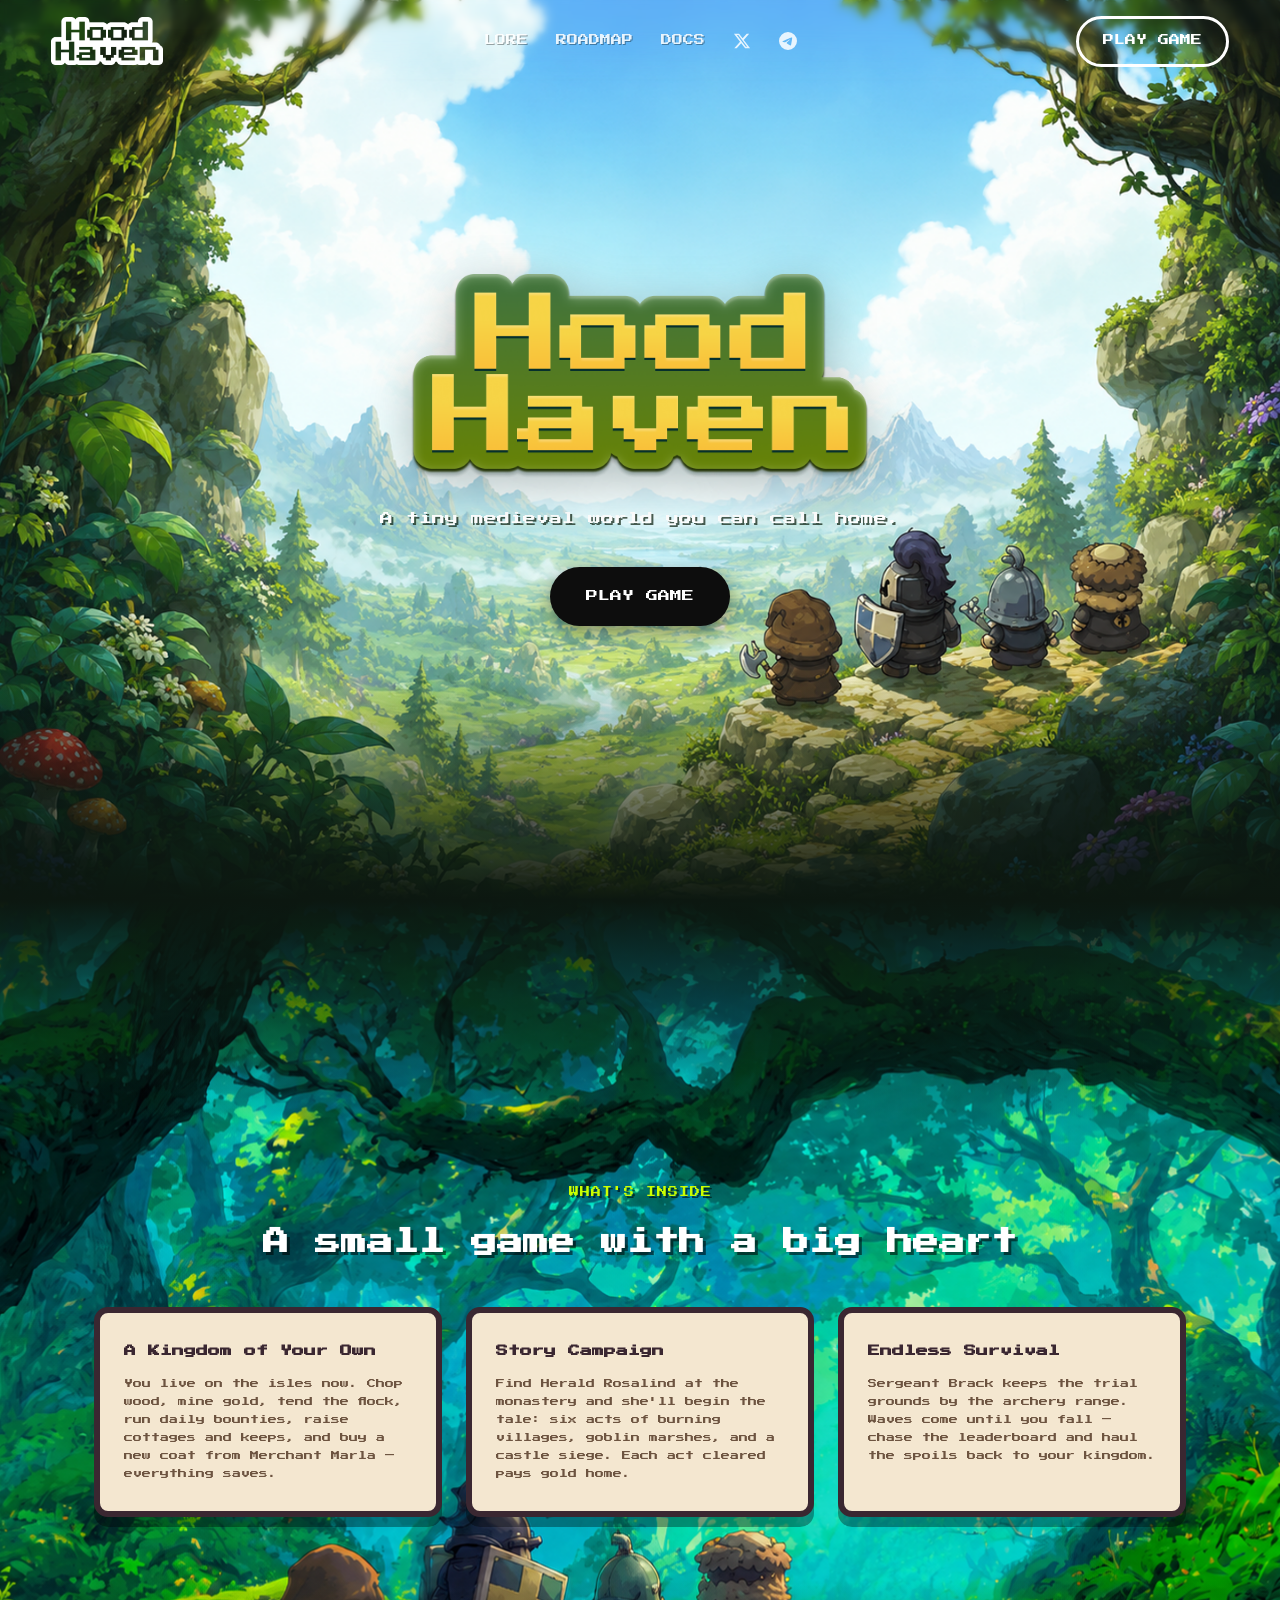
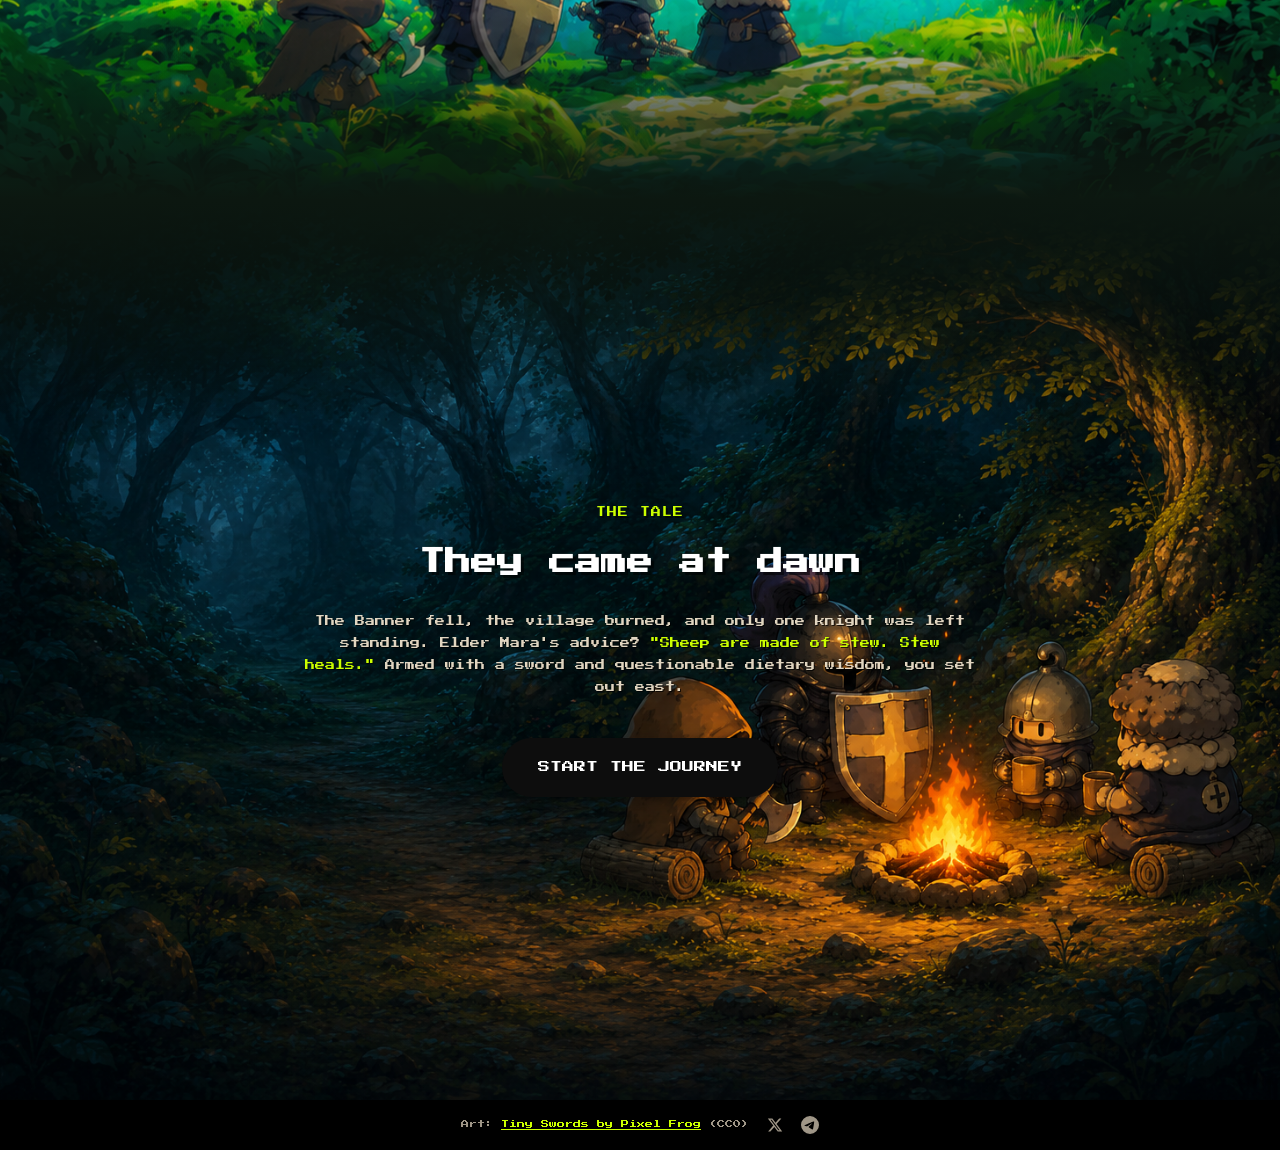
<file: game/index.html>
<!DOCTYPE html>
<html lang="en">
<head>
  <meta charset="UTF-8" />
  <meta name="viewport" content="width=device-width, initial-scale=1.0" />
  <link rel="icon" type="image/png" href="/favicon.png" />
  <title>HoodHaven — A tiny medieval world</title>
  <meta name="description" content="HoodHaven is a tiny medieval world you can play free — built in the open, fueled by its community." />
  <link rel="preconnect" href="https://fonts.googleapis.com" />
  <link href="https://fonts.googleapis.com/css2?family=Press+Start+2P&display=swap" rel="stylesheet" />
  <link rel="stylesheet" href="landing.css" />
</head>
<body>
  <nav class="nav">
    <a href="/" class="nav-logo">
      <img src="assets/landing/logo_white.png" alt="HoodHaven" />
    </a>
    <div class="nav-links">
      <a class="nav-link" href="/lore">LORE</a>
      <a class="nav-link" href="/roadmap">ROADMAP</a>
      <a class="nav-link" href="/docs">DOCS</a>
      <a class="nav-social" href="https://x.com/fablekingdom_" target="_blank" rel="noopener" aria-label="Follow on X"><svg viewBox="0 0 24 24" fill="currentColor" aria-hidden="true"><path d="M18.244 2.25h3.308l-7.227 8.26 8.502 11.24H16.17l-5.214-6.817L4.99 21.75H1.68l7.73-8.835L1.254 2.25H8.08l4.713 6.231zm-1.161 17.52h1.833L7.084 4.126H5.117z"/></svg></a>
      <a class="nav-social" href="https://t.me/fable_kingdom" target="_blank" rel="noopener" aria-label="Join on Telegram"><svg viewBox="0 0 24 24" fill="currentColor" aria-hidden="true"><path d="M11.944 0A12 12 0 0 0 0 12a12 12 0 0 0 12 12 12 12 0 0 0 12-12A12 12 0 0 0 12 0a12 12 0 0 0-.056 0zm4.962 7.224c.1-.002.321.023.465.14a.506.506 0 0 1 .171.325c.016.093.036.306.02.472-.18 1.898-.962 6.502-1.36 8.627-.168.9-.499 1.201-.82 1.23-.696.065-1.225-.46-1.9-.902-1.056-.693-1.653-1.124-2.678-1.8-1.185-.78-.417-1.21.258-1.91.177-.184 3.247-2.977 3.307-3.23.007-.032.014-.15-.056-.212s-.174-.041-.249-.024c-.106.024-1.793 1.14-5.061 3.345-.48.33-.913.49-1.302.48-.428-.008-1.252-.241-1.865-.44-.752-.245-1.349-.374-1.297-.789.027-.216.325-.437.893-.663 3.498-1.524 5.83-2.529 6.998-3.014 3.332-1.386 4.025-1.627 4.476-1.635z"/></svg></a>
    </div>
    <a class="btn-outline" href="/play">PLAY GAME</a>
  </nav>

  <header class="hero-full">
    <div class="hero-center">
      <img class="hero-logo" src="assets/landing/logo.png" alt="HoodHaven" />
      <p class="hero-tagline">A tiny medieval world you can call home.</p>
      <a class="btn-pill btn-big" href="/play">PLAY GAME</a>
    </div>
  </header>

  <main>
    <section class="features">
      <div class="section-inner">
        <p class="eyebrow">WHAT'S INSIDE</p>
        <h2>A small game with a big heart</h2>
        <div class="card-grid">
          <article class="card">
            <h3>A Kingdom of Your Own</h3>
            <p>You live on the isles now. Chop wood, mine gold, tend the flock, run daily bounties, raise cottages and keeps, and buy a new coat from Merchant Marla — everything saves.</p>
          </article>
          <article class="card">
            <h3>Story Campaign</h3>
            <p>Find Herald Rosalind at the monastery and she'll begin the tale: six acts of burning villages, goblin marshes, and a castle siege. Each act cleared pays gold home.</p>
          </article>
          <article class="card">
            <h3>Endless Survival</h3>
            <p>Sergeant Brack keeps the trial grounds by the archery range. Waves come until you fall — chase the leaderboard and haul the spoils back to your kingdom.</p>
          </article>
        </div>
      </div>
    </section>

    <section class="story">
      <div class="section-inner story-inner">
        <p class="eyebrow">THE TALE</p>
        <h2>They came at dawn</h2>
        <p class="story-copy">
          The Banner fell, the village burned, and only one knight was left
          standing. Elder Mara's advice? <em>"Sheep are made of stew. Stew
          heals."</em> Armed with a sword and questionable dietary wisdom,
          you set out east.
        </p>
        <a class="btn-pill" href="/play">START THE JOURNEY</a>
      </div>
    </section>
  </main>

  <footer class="footer">
    <p>Art: <a href="https://pixelfrog-assets.itch.io/tiny-swords" target="_blank" rel="noopener">Tiny Swords by Pixel Frog</a> (CC0)</p>
    <a class="x-link" href="https://x.com/fablekingdom_" target="_blank" rel="noopener" aria-label="Follow on X"><svg viewBox="0 0 24 24" width="16" height="16" fill="currentColor" aria-hidden="true"><path d="M18.244 2.25h3.308l-7.227 8.26 8.502 11.24H16.17l-5.214-6.817L4.99 21.75H1.68l7.73-8.835L1.254 2.25H8.08l4.713 6.231zm-1.161 17.52h1.833L7.084 4.126H5.117z"/></svg></a>
    <a class="tg-link" href="https://t.me/fable_kingdom" target="_blank" rel="noopener" aria-label="Join on Telegram"><svg viewBox="0 0 24 24" width="18" height="18" fill="currentColor" aria-hidden="true"><path d="M11.944 0A12 12 0 0 0 0 12a12 12 0 0 0 12 12 12 12 0 0 0 12-12A12 12 0 0 0 12 0a12 12 0 0 0-.056 0zm4.962 7.224c.1-.002.321.023.465.14a.506.506 0 0 1 .171.325c.016.093.036.306.02.472-.18 1.898-.962 6.502-1.36 8.627-.168.9-.499 1.201-.82 1.23-.696.065-1.225-.46-1.9-.902-1.056-.693-1.653-1.124-2.678-1.8-1.185-.78-.417-1.21.258-1.91.177-.184 3.247-2.977 3.307-3.23.007-.032.014-.15-.056-.212s-.174-.041-.249-.024c-.106.024-1.793 1.14-5.061 3.345-.48.33-.913.49-1.302.48-.428-.008-1.252-.241-1.865-.44-.752-.245-1.349-.374-1.297-.789.027-.216.325-.437.893-.663 3.498-1.524 5.83-2.529 6.998-3.014 3.332-1.386 4.025-1.627 4.476-1.635z"/></svg></a>
  </footer>

</body>
</html>
</file>
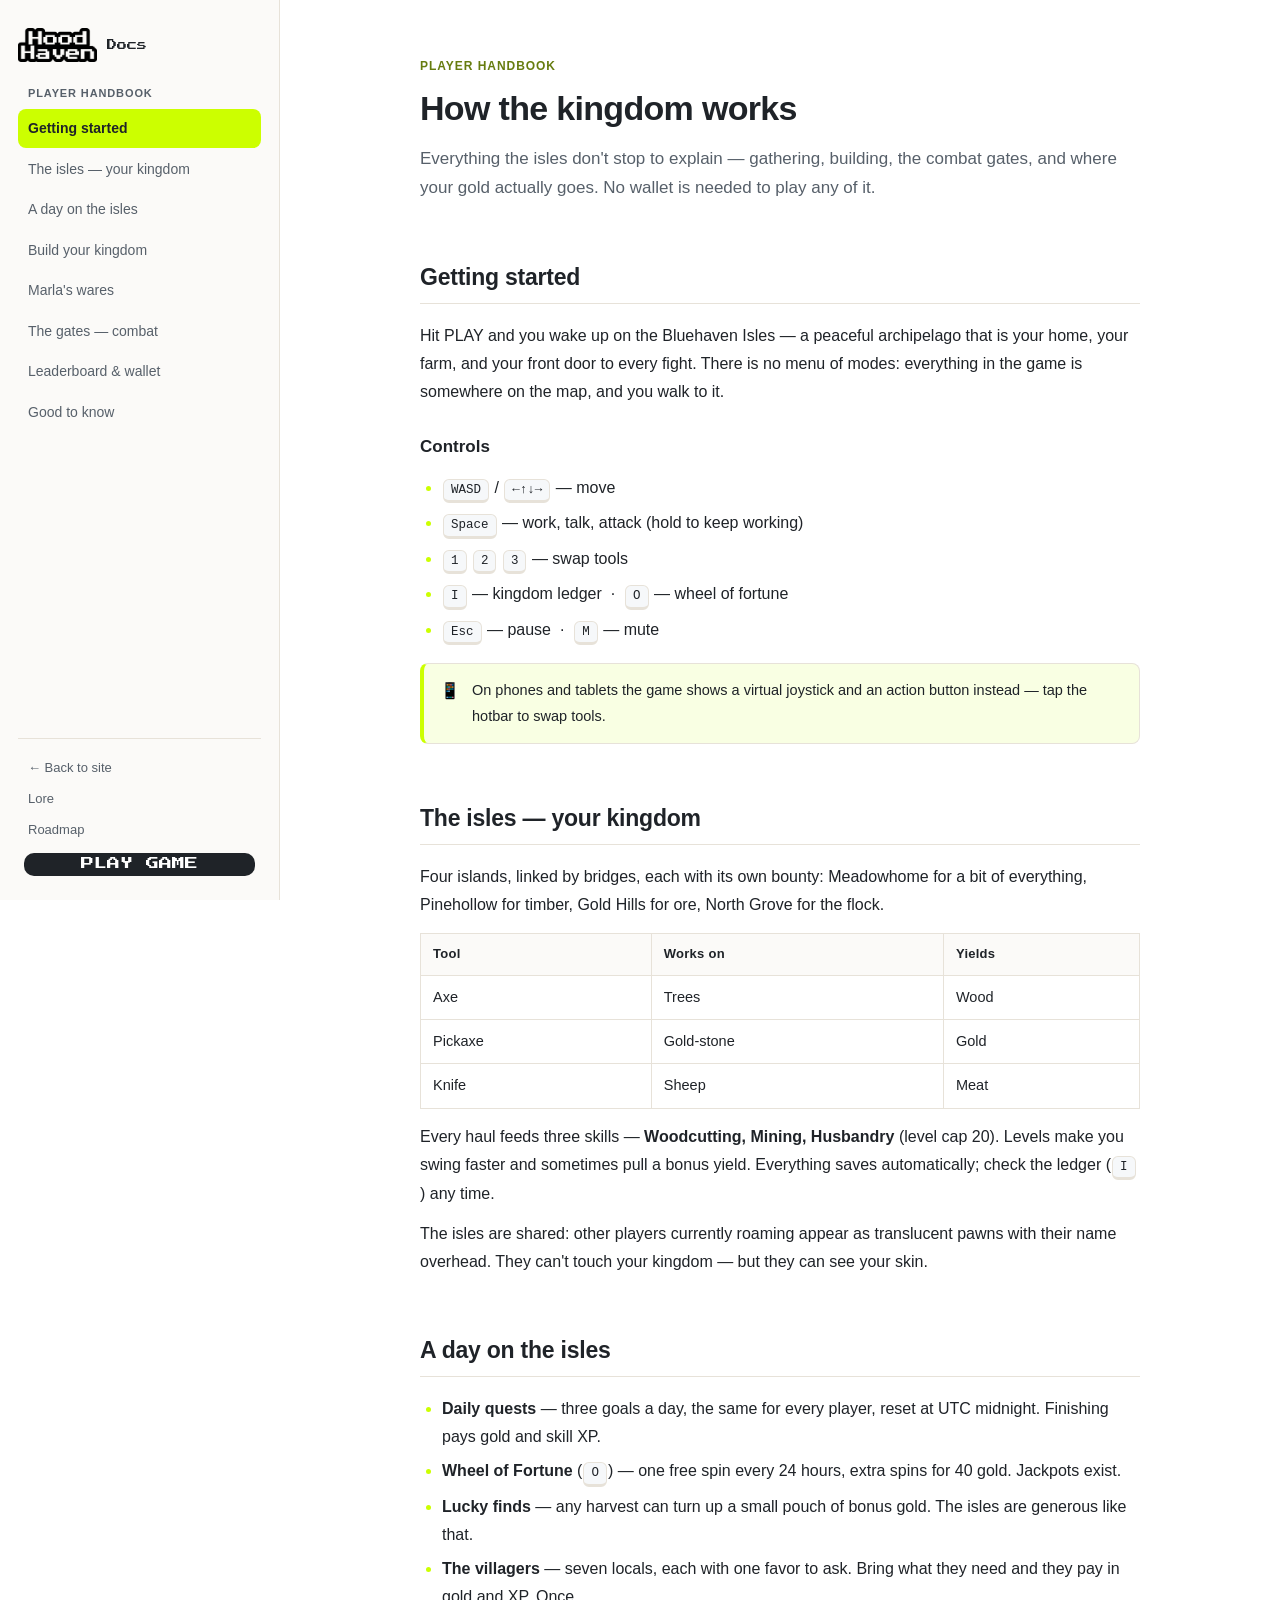
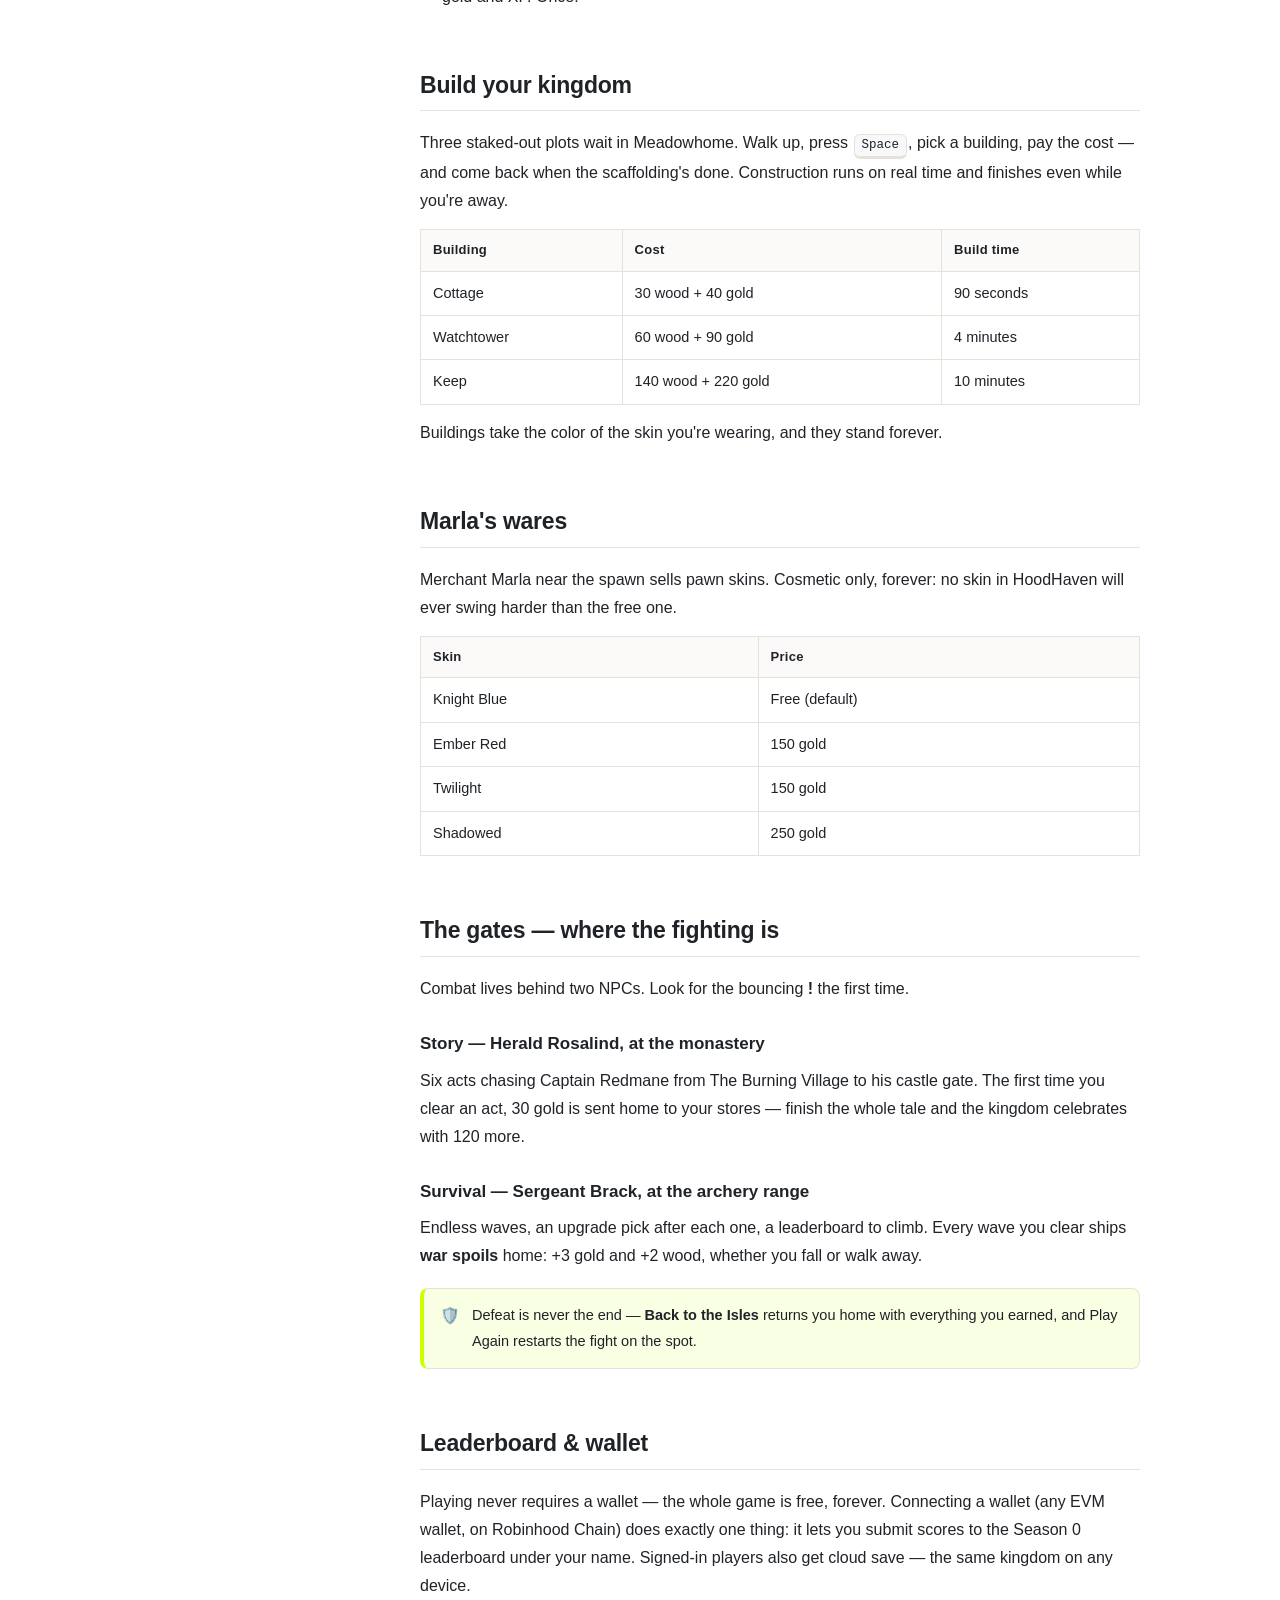
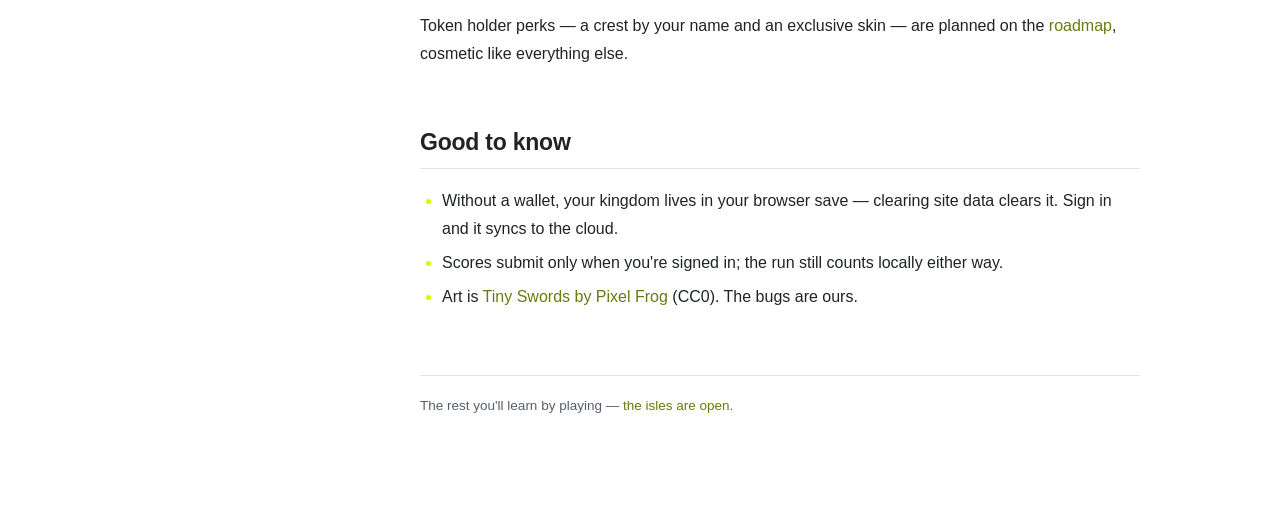
<file: game/docs.html>
<!DOCTYPE html>
<html lang="en">
<head>
  <meta charset="UTF-8" />
  <meta name="viewport" content="width=device-width, initial-scale=1.0" />
  <link rel="icon" type="image/png" href="/favicon.png" />
  <title>Docs — HoodHaven</title>
  <meta name="description" content="The HoodHaven player handbook — how the isles, the gates, and the kingdom's economy work." />
  <link rel="preconnect" href="https://fonts.googleapis.com" />
  <link href="https://fonts.googleapis.com/css2?family=Press+Start+2P&display=swap" rel="stylesheet" />
  <link rel="stylesheet" href="docs.css" />
</head>
<body>

  <aside class="side">
    <a class="side-brand" href="/">
      <img src="assets/landing/logo_black.png" alt="HoodHaven" />
      <span>Docs</span>
    </a>

    <nav>
      <p class="side-label">Player handbook</p>
      <div class="side-nav" id="side-nav">
        <a href="#getting-started">Getting started</a>
        <a href="#the-isles">The isles — your kingdom</a>
        <a href="#daily-life">A day on the isles</a>
        <a href="#building">Build your kingdom</a>
        <a href="#shop">Marla's wares</a>
        <a href="#gates">The gates — combat</a>
        <a href="#wallet">Leaderboard &amp; wallet</a>
        <a href="#good-to-know">Good to know</a>
      </div>
    </nav>

    <div class="side-foot">
      <a href="/">&larr; Back to site</a>
      <a href="/lore">Lore</a>
      <a href="/roadmap">Roadmap</a>
      <a class="side-play" href="/play">PLAY GAME</a>
    </div>
  </aside>

  <main class="doc">
    <div class="doc-inner">
      <p class="doc-eyebrow">Player handbook</p>
      <h1>How the kingdom works</h1>
      <p class="doc-lead">
        Everything the isles don't stop to explain — gathering, building, the
        combat gates, and where your gold actually goes. No wallet is needed
        to play any of it.
      </p>

      <section id="getting-started">
        <h2>Getting started</h2>
        <p>
          Hit PLAY and you wake up on the Bluehaven Isles — a peaceful
          archipelago that is your home, your farm, and your front door to
          every fight. There is no menu of modes: everything in the game is
          somewhere on the map, and you walk to it.
        </p>
        <h3>Controls</h3>
        <ul>
          <li><kbd>WASD</kbd> / <kbd>&larr;&uarr;&darr;&rarr;</kbd> — move</li>
          <li><kbd>Space</kbd> — work, talk, attack (hold to keep working)</li>
          <li><kbd>1</kbd> <kbd>2</kbd> <kbd>3</kbd> — swap tools</li>
          <li><kbd>I</kbd> — kingdom ledger &nbsp;·&nbsp; <kbd>O</kbd> — wheel of fortune</li>
          <li><kbd>Esc</kbd> — pause &nbsp;·&nbsp; <kbd>M</kbd> — mute</li>
        </ul>
        <div class="hint">
          <span class="hint-icon">📱</span>
          <span>On phones and tablets the game shows a virtual joystick and an
          action button instead — tap the hotbar to swap tools.</span>
        </div>
      </section>

      <section id="the-isles">
        <h2>The isles — your kingdom</h2>
        <p>
          Four islands, linked by bridges, each with its own bounty: Meadowhome
          for a bit of everything, Pinehollow for timber, Gold Hills for ore,
          North Grove for the flock.
        </p>
        <table>
          <thead><tr><th>Tool</th><th>Works on</th><th>Yields</th></tr></thead>
          <tbody>
            <tr><td>Axe</td><td>Trees</td><td>Wood</td></tr>
            <tr><td>Pickaxe</td><td>Gold-stone</td><td>Gold</td></tr>
            <tr><td>Knife</td><td>Sheep</td><td>Meat</td></tr>
          </tbody>
        </table>
        <p>
          Every haul feeds three skills — <strong>Woodcutting, Mining,
          Husbandry</strong> (level cap 20). Levels make you swing faster and
          sometimes pull a bonus yield. Everything saves automatically; check
          the ledger (<kbd>I</kbd>) any time.
        </p>
        <p>
          The isles are shared: other players currently roaming appear as
          translucent pawns with their name overhead. They can't touch your
          kingdom — but they can see your skin.
        </p>
      </section>

      <section id="daily-life">
        <h2>A day on the isles</h2>
        <ul>
          <li><strong>Daily quests</strong> — three goals a day, the same for every player, reset at UTC midnight. Finishing pays gold and skill XP.</li>
          <li><strong>Wheel of Fortune</strong> (<kbd>O</kbd>) — one free spin every 24 hours, extra spins for 40 gold. Jackpots exist.</li>
          <li><strong>Lucky finds</strong> — any harvest can turn up a small pouch of bonus gold. The isles are generous like that.</li>
          <li><strong>The villagers</strong> — seven locals, each with one favor to ask. Bring what they need and they pay in gold and XP. Once.</li>
        </ul>
      </section>

      <section id="building">
        <h2>Build your kingdom</h2>
        <p>
          Three staked-out plots wait in Meadowhome. Walk up, press
          <kbd>Space</kbd>, pick a building, pay the cost — and come back when
          the scaffolding's done. Construction runs on real time and finishes
          even while you're away.
        </p>
        <table>
          <thead><tr><th>Building</th><th>Cost</th><th>Build time</th></tr></thead>
          <tbody>
            <tr><td>Cottage</td><td>30 wood + 40 gold</td><td>90 seconds</td></tr>
            <tr><td>Watchtower</td><td>60 wood + 90 gold</td><td>4 minutes</td></tr>
            <tr><td>Keep</td><td>140 wood + 220 gold</td><td>10 minutes</td></tr>
          </tbody>
        </table>
        <p>Buildings take the color of the skin you're wearing, and they stand forever.</p>
      </section>

      <section id="shop">
        <h2>Marla's wares</h2>
        <p>
          Merchant Marla near the spawn sells pawn skins. Cosmetic only,
          forever: no skin in HoodHaven will ever swing harder than the
          free one.
        </p>
        <table>
          <thead><tr><th>Skin</th><th>Price</th></tr></thead>
          <tbody>
            <tr><td>Knight Blue</td><td>Free (default)</td></tr>
            <tr><td>Ember Red</td><td>150 gold</td></tr>
            <tr><td>Twilight</td><td>150 gold</td></tr>
            <tr><td>Shadowed</td><td>250 gold</td></tr>
          </tbody>
        </table>
      </section>

      <section id="gates">
        <h2>The gates — where the fighting is</h2>
        <p>
          Combat lives behind two NPCs. Look for the bouncing
          <strong>!</strong> the first time.
        </p>
        <h3>Story — Herald Rosalind, at the monastery</h3>
        <p>
          Six acts chasing Captain Redmane from The Burning Village to his
          castle gate. The first time you clear an act, 30 gold is sent home
          to your stores — finish the whole tale and the kingdom celebrates
          with 120 more.
        </p>
        <h3>Survival — Sergeant Brack, at the archery range</h3>
        <p>
          Endless waves, an upgrade pick after each one, a leaderboard to
          climb. Every wave you clear ships <strong>war spoils</strong> home:
          +3 gold and +2 wood, whether you fall or walk away.
        </p>
        <div class="hint">
          <span class="hint-icon">🛡️</span>
          <span>Defeat is never the end — <strong>Back to the Isles</strong>
          returns you home with everything you earned, and Play Again restarts
          the fight on the spot.</span>
        </div>
      </section>

      <section id="wallet">
        <h2>Leaderboard &amp; wallet</h2>
        <p>
          Playing never requires a wallet — the whole game is free, forever.
          Connecting a wallet (any EVM wallet, on Robinhood Chain) does exactly
          one thing: it lets you submit scores to the Season 0 leaderboard
          under your name. Signed-in players also get cloud save — the same
          kingdom on any device.
        </p>
        <p>
          Token holder perks — a crest by your name and an exclusive skin —
          are planned on the <a href="/roadmap">roadmap</a>, cosmetic like
          everything else.
        </p>
      </section>

      <section id="good-to-know">
        <h2>Good to know</h2>
        <ul>
          <li>Without a wallet, your kingdom lives in your browser save — clearing site data clears it. Sign in and it syncs to the cloud.</li>
          <li>Scores submit only when you're signed in; the run still counts locally either way.</li>
          <li>Art is <a href="https://pixelfrog-assets.itch.io/tiny-swords" target="_blank" rel="noopener">Tiny Swords by Pixel Frog</a> (CC0). The bugs are ours.</li>
        </ul>
      </section>

      <p class="doc-foot">
        The rest you'll learn by playing — <a href="/play">the isles are open</a>.
      </p>
    </div>
  </main>

  <script>
    // Sidebar scrollspy: highlight the section currently in view
    (function () {
      var links = Array.from(document.querySelectorAll('#side-nav a'));
      var byId = {};
      links.forEach(function (a) { byId[a.getAttribute('href').slice(1)] = a; });
      var observer = new IntersectionObserver(function (entries) {
        entries.forEach(function (en) {
          if (!en.isIntersecting) return;
          links.forEach(function (a) { a.classList.remove('active'); });
          var a = byId[en.target.id];
          if (a) a.classList.add('active');
        });
      }, { rootMargin: '-20% 0px -70% 0px' });
      document.querySelectorAll('.doc section').forEach(function (s) { observer.observe(s); });
    })();
  </script>
</body>
</html>
</file>
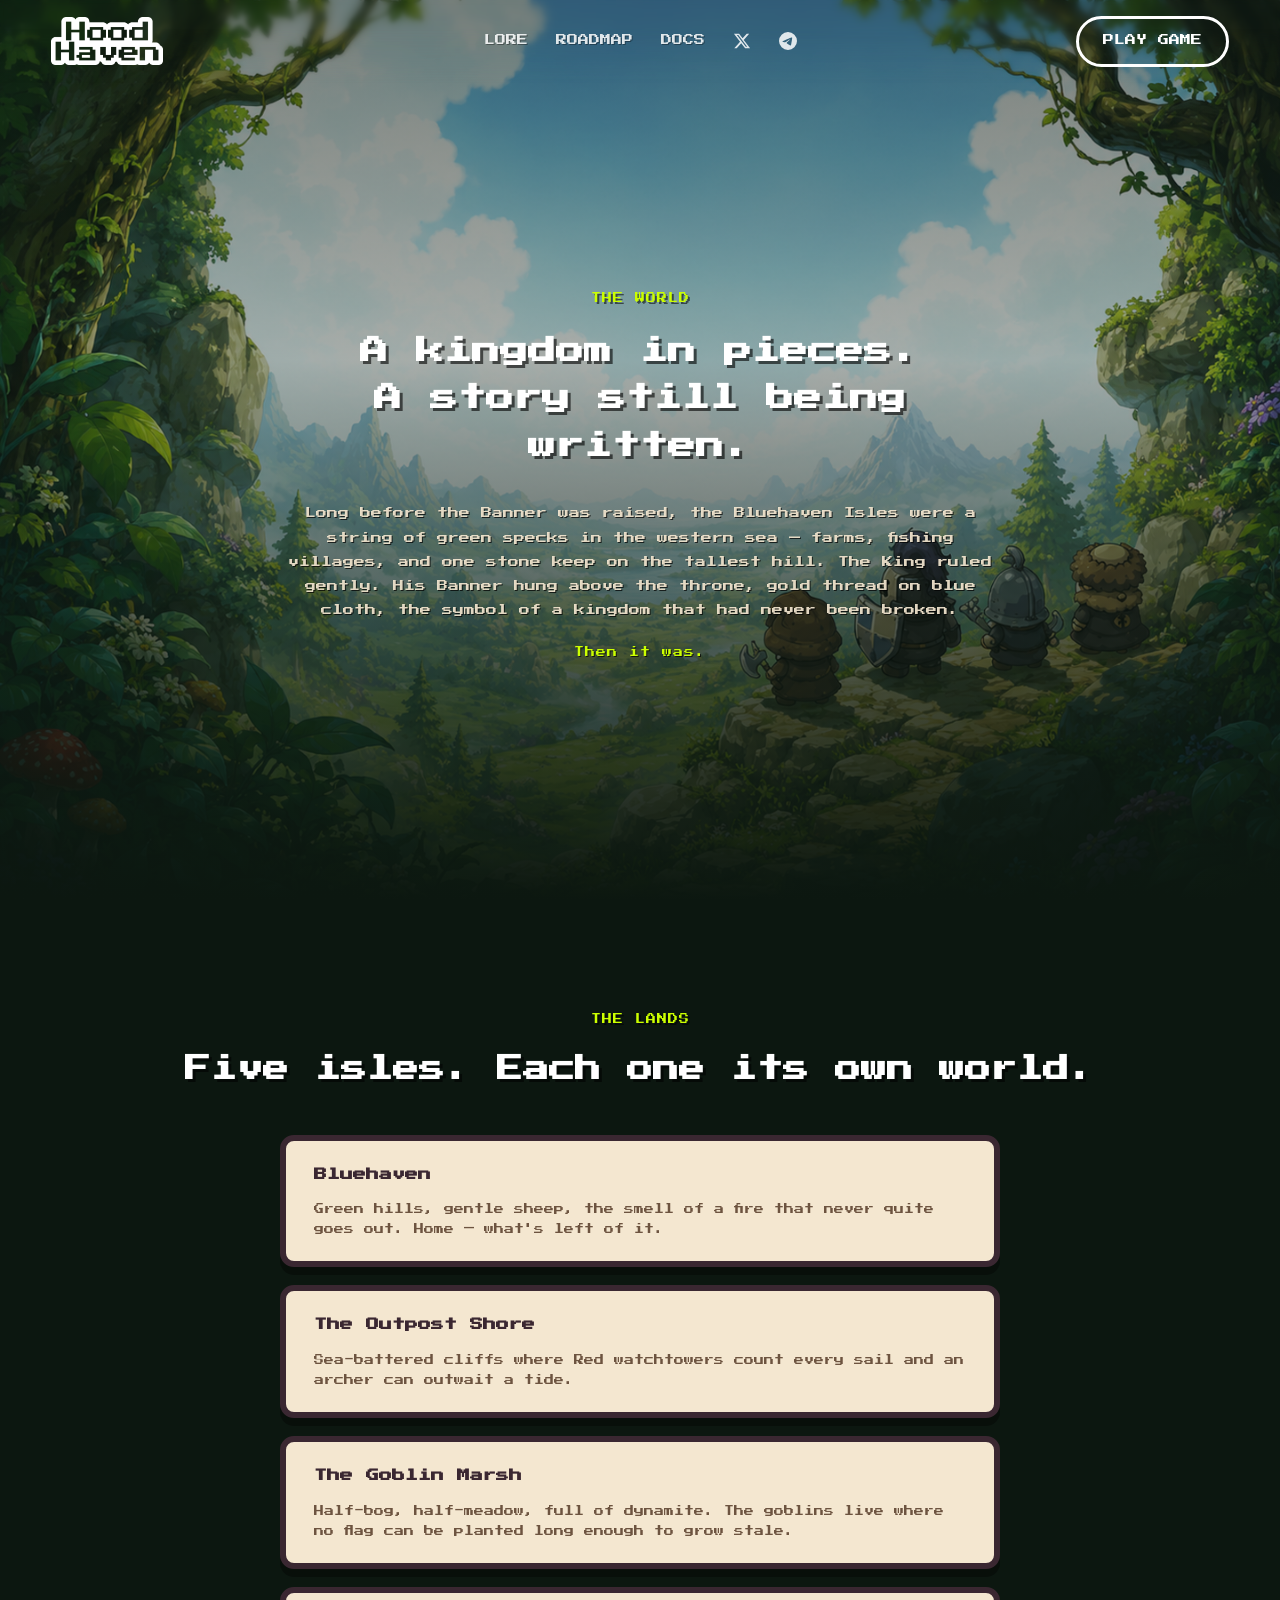
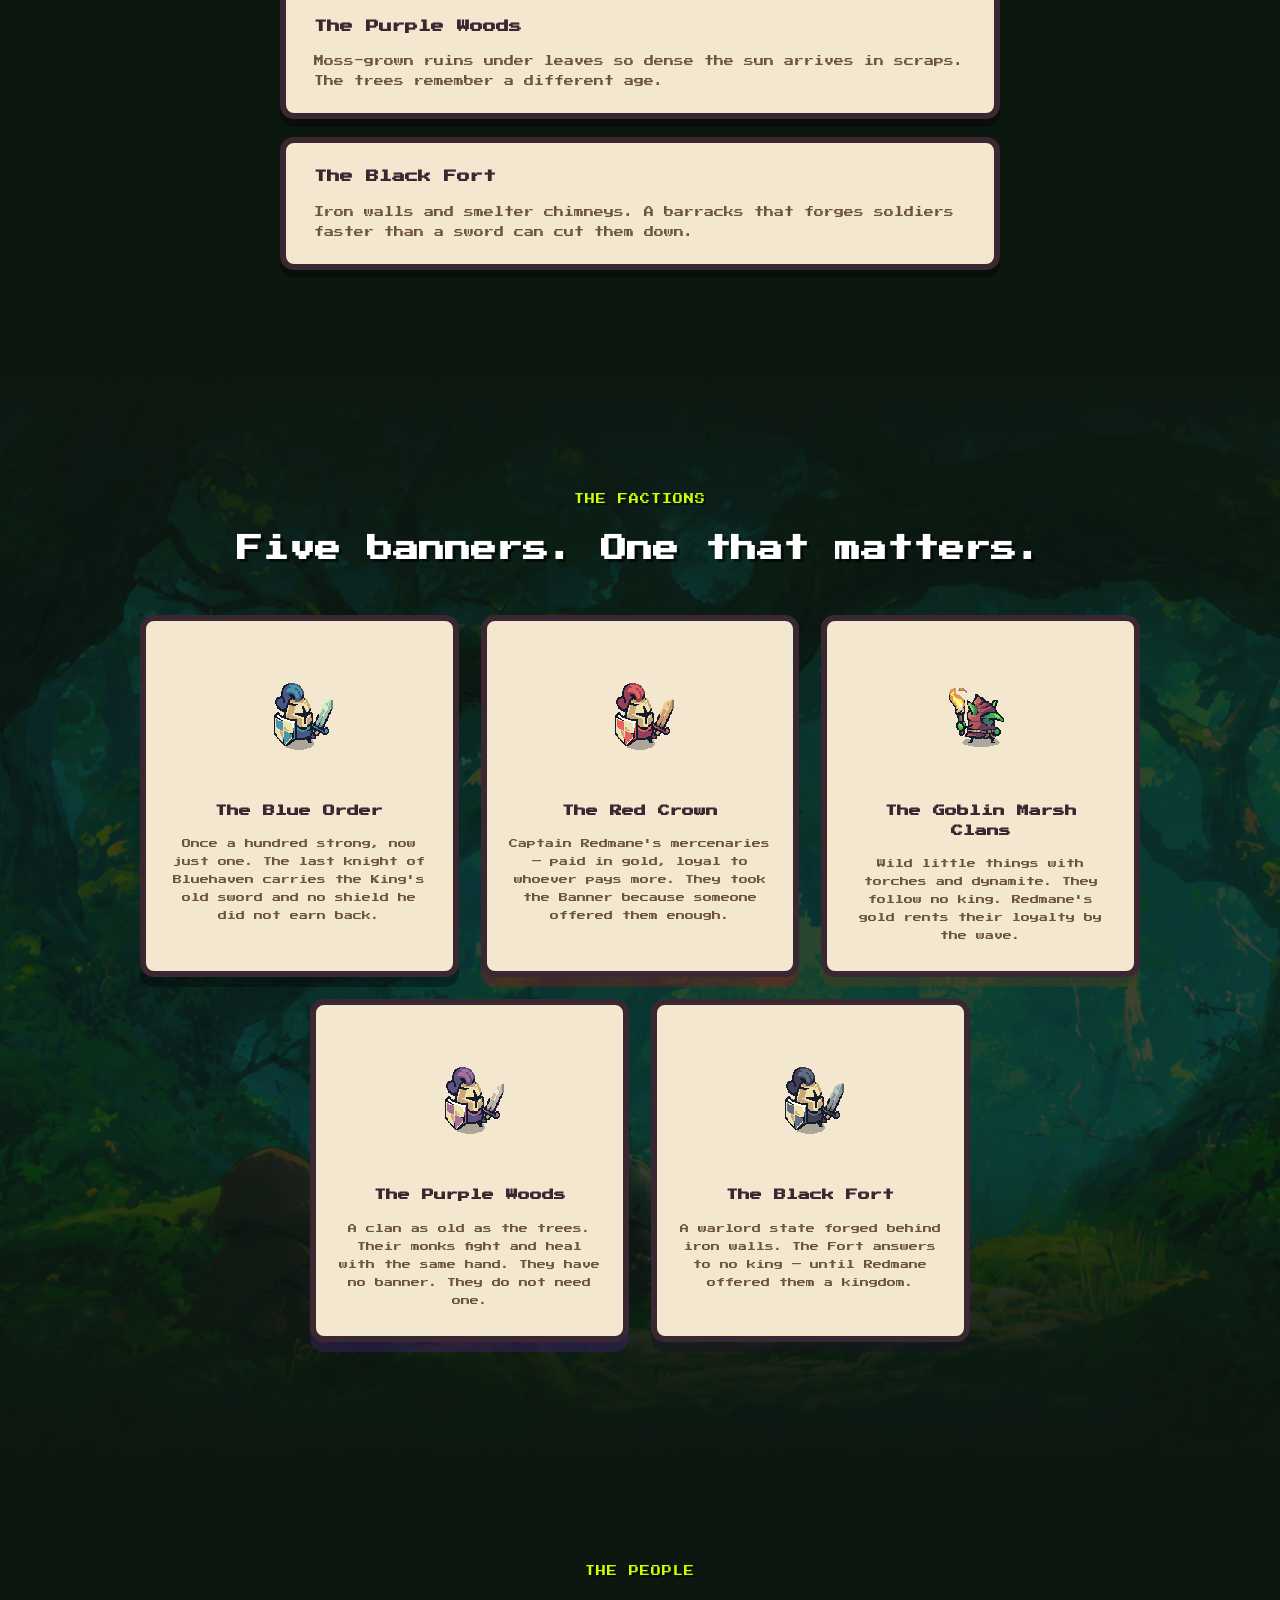
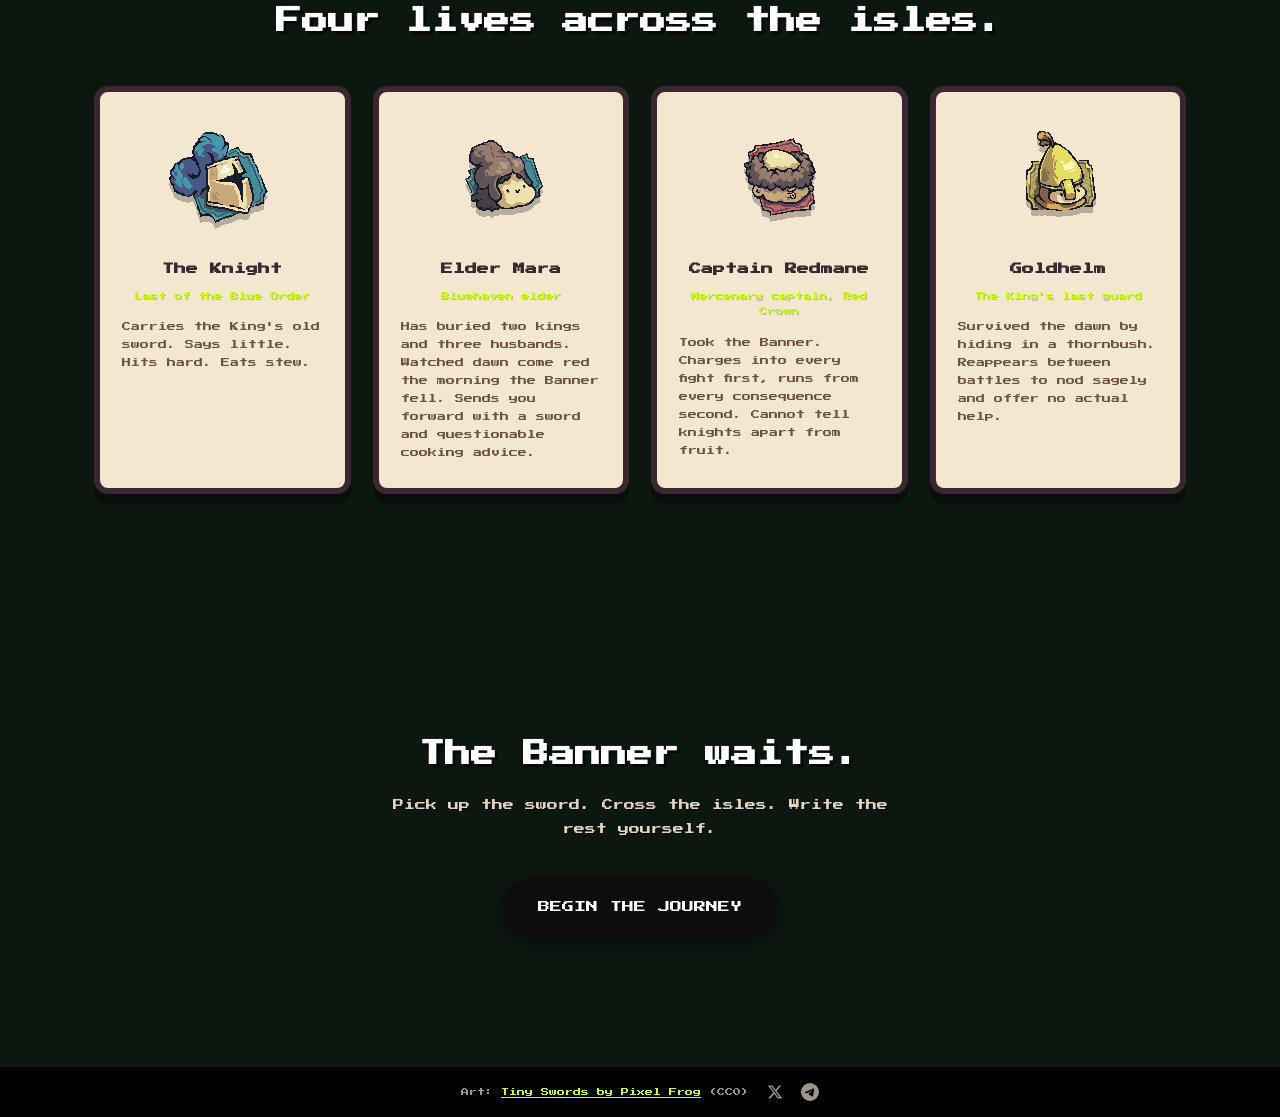
<file: game/lore.html>
<!DOCTYPE html>
<html lang="en">
<head>
  <meta charset="UTF-8" />
  <meta name="viewport" content="width=device-width, initial-scale=1.0" />
  <link rel="icon" type="image/png" href="/favicon.png" />
  <title>Lore — HoodHaven</title>
  <meta name="description" content="The islands, the factions, and the people of HoodHaven." />
  <link rel="preconnect" href="https://fonts.googleapis.com" />
  <link href="https://fonts.googleapis.com/css2?family=Press+Start+2P&display=swap" rel="stylesheet" />
  <link rel="stylesheet" href="landing.css" />
</head>
<body>
  <nav class="nav">
    <a href="/" class="nav-logo">
      <img src="assets/landing/logo_white.png" alt="HoodHaven" />
    </a>
    <div class="nav-links">
      <a class="nav-link" href="/lore">LORE</a>
      <a class="nav-link" href="/roadmap">ROADMAP</a>
      <a class="nav-link" href="/docs">DOCS</a>
      <a class="nav-social" href="https://x.com/fablekingdom_" target="_blank" rel="noopener" aria-label="Follow on X"><svg viewBox="0 0 24 24" fill="currentColor" aria-hidden="true"><path d="M18.244 2.25h3.308l-7.227 8.26 8.502 11.24H16.17l-5.214-6.817L4.99 21.75H1.68l7.73-8.835L1.254 2.25H8.08l4.713 6.231zm-1.161 17.52h1.833L7.084 4.126H5.117z"/></svg></a>
      <a class="nav-social" href="https://t.me/fable_kingdom" target="_blank" rel="noopener" aria-label="Join on Telegram"><svg viewBox="0 0 24 24" fill="currentColor" aria-hidden="true"><path d="M11.944 0A12 12 0 0 0 0 12a12 12 0 0 0 12 12 12 12 0 0 0 12-12A12 12 0 0 0 12 0a12 12 0 0 0-.056 0zm4.962 7.224c.1-.002.321.023.465.14a.506.506 0 0 1 .171.325c.016.093.036.306.02.472-.18 1.898-.962 6.502-1.36 8.627-.168.9-.499 1.201-.82 1.23-.696.065-1.225-.46-1.9-.902-1.056-.693-1.653-1.124-2.678-1.8-1.185-.78-.417-1.21.258-1.91.177-.184 3.247-2.977 3.307-3.23.007-.032.014-.15-.056-.212s-.174-.041-.249-.024c-.106.024-1.793 1.14-5.061 3.345-.48.33-.913.49-1.302.48-.428-.008-1.252-.241-1.865-.44-.752-.245-1.349-.374-1.297-.789.027-.216.325-.437.893-.663 3.498-1.524 5.83-2.529 6.998-3.014 3.332-1.386 4.025-1.627 4.476-1.635z"/></svg></a>
    </div>
    <a class="btn-outline" href="/play">PLAY GAME</a>
  </nav>

  <header class="lore-hero">
    <div class="lore-hero-content">
      <p class="eyebrow">THE WORLD</p>
      <h1>A kingdom in pieces.<br />A story still being written.</h1>
      <p class="lore-intro">
        Long before the Banner was raised, the Bluehaven Isles were a string of green
        specks in the western sea — farms, fishing villages, and one stone keep on the
        tallest hill. The King ruled gently. His Banner hung above the throne, gold
        thread on blue cloth, the symbol of a kingdom that had never been broken.
      </p>
      <p class="lore-intro lore-intro-soft">Then it was.</p>
    </div>
  </header>

  <main>
    <!-- The Lands -->
    <section class="lore-lands">
      <div class="section-inner">
        <p class="eyebrow">THE LANDS</p>
        <h2>Five isles. Each one its own world.</h2>
        <div class="land-list">
          <article class="land">
            <h3>Bluehaven</h3>
            <p>Green hills, gentle sheep, the smell of a fire that never quite goes out. Home — what's left of it.</p>
          </article>
          <article class="land">
            <h3>The Outpost Shore</h3>
            <p>Sea-battered cliffs where Red watchtowers count every sail and an archer can outwait a tide.</p>
          </article>
          <article class="land">
            <h3>The Goblin Marsh</h3>
            <p>Half-bog, half-meadow, full of dynamite. The goblins live where no flag can be planted long enough to grow stale.</p>
          </article>
          <article class="land">
            <h3>The Purple Woods</h3>
            <p>Moss-grown ruins under leaves so dense the sun arrives in scraps. The trees remember a different age.</p>
          </article>
          <article class="land">
            <h3>The Black Fort</h3>
            <p>Iron walls and smelter chimneys. A barracks that forges soldiers faster than a sword can cut them down.</p>
          </article>
        </div>
      </div>
    </section>

    <!-- The Factions -->
    <section class="lore-factions">
      <div class="section-inner">
        <p class="eyebrow">THE FACTIONS</p>
        <h2>Five banners. One that matters.</h2>
        <div class="faction-grid">
          <article class="faction-card faction-blue">
            <img class="faction-img" src="assets/face_blue.png" alt="Blue Order warrior" />
            <h3>The Blue Order</h3>
            <p>Once a hundred strong, now just one. The last knight of Bluehaven carries the King's old sword and no shield he did not earn back.</p>
          </article>
          <article class="faction-card faction-red">
            <img class="faction-img" src="assets/face_red.png" alt="Red Crown warrior" />
            <h3>The Red Crown</h3>
            <p>Captain Redmane's mercenaries — paid in gold, loyal to whoever pays more. They took the Banner because someone offered them enough.</p>
          </article>
          <article class="faction-card faction-goblin">
            <img class="faction-img" src="assets/face_goblin.png" alt="Goblin torch raider" />
            <h3>The Goblin Marsh Clans</h3>
            <p>Wild little things with torches and dynamite. They follow no king. Redmane's gold rents their loyalty by the wave.</p>
          </article>
          <article class="faction-card faction-purple">
            <img class="faction-img" src="assets/face_purple.png" alt="Purple Woods warrior" />
            <h3>The Purple Woods</h3>
            <p>A clan as old as the trees. Their monks fight and heal with the same hand. They have no banner. They do not need one.</p>
          </article>
          <article class="faction-card faction-black">
            <img class="faction-img" src="assets/face_black.png" alt="Black Fort warrior" />
            <h3>The Black Fort</h3>
            <p>A warlord state forged behind iron walls. The Fort answers to no king — until Redmane offered them a kingdom.</p>
          </article>
        </div>
      </div>
    </section>

    <!-- The People -->
    <section class="lore-people">
      <div class="section-inner">
        <p class="eyebrow">THE PEOPLE</p>
        <h2>Four lives across the isles.</h2>
        <div class="people-grid">
          <article class="person-card">
            <img class="person-avatar" src="assets/avatar_knight.png" alt="The Knight" />
            <h3>The Knight</h3>
            <p class="person-tag">Last of the Blue Order</p>
            <p>Carries the King's old sword. Says little. Hits hard. Eats stew.</p>
          </article>
          <article class="person-card">
            <img class="person-avatar" src="assets/avatar_mara.png" alt="Elder Mara" />
            <h3>Elder Mara</h3>
            <p class="person-tag">Bluehaven elder</p>
            <p>Has buried two kings and three husbands. Watched dawn come red the morning the Banner fell. Sends you forward with a sword and questionable cooking advice.</p>
          </article>
          <article class="person-card">
            <img class="person-avatar" src="assets/avatar_redmane.png" alt="Captain Redmane" />
            <h3>Captain Redmane</h3>
            <p class="person-tag">Mercenary captain, Red Crown</p>
            <p>Took the Banner. Charges into every fight first, runs from every consequence second. Cannot tell knights apart from fruit.</p>
          </article>
          <article class="person-card">
            <img class="person-avatar" src="assets/avatar_goldhelm.png" alt="Goldhelm" />
            <h3>Goldhelm</h3>
            <p class="person-tag">The King's last guard</p>
            <p>Survived the dawn by hiding in a thornbush. Reappears between battles to nod sagely and offer no actual help.</p>
          </article>
        </div>
      </div>
    </section>

    <!-- CTA -->
    <section class="lore-cta">
      <div class="section-inner">
        <h2>The Banner waits.</h2>
        <p class="lore-intro">Pick up the sword. Cross the isles. Write the rest yourself.</p>
        <a class="btn-pill btn-big" href="/play">BEGIN THE JOURNEY</a>
      </div>
    </section>
  </main>

  <footer class="footer">
    <p>Art: <a href="https://pixelfrog-assets.itch.io/tiny-swords" target="_blank" rel="noopener">Tiny Swords by Pixel Frog</a> (CC0)</p>
    <a class="x-link" href="https://x.com/fablekingdom_" target="_blank" rel="noopener" aria-label="Follow on X"><svg viewBox="0 0 24 24" width="16" height="16" fill="currentColor" aria-hidden="true"><path d="M18.244 2.25h3.308l-7.227 8.26 8.502 11.24H16.17l-5.214-6.817L4.99 21.75H1.68l7.73-8.835L1.254 2.25H8.08l4.713 6.231zm-1.161 17.52h1.833L7.084 4.126H5.117z"/></svg></a>
    <a class="tg-link" href="https://t.me/fable_kingdom" target="_blank" rel="noopener" aria-label="Join on Telegram"><svg viewBox="0 0 24 24" width="18" height="18" fill="currentColor" aria-hidden="true"><path d="M11.944 0A12 12 0 0 0 0 12a12 12 0 0 0 12 12 12 12 0 0 0 12-12A12 12 0 0 0 12 0a12 12 0 0 0-.056 0zm4.962 7.224c.1-.002.321.023.465.14a.506.506 0 0 1 .171.325c.016.093.036.306.02.472-.18 1.898-.962 6.502-1.36 8.627-.168.9-.499 1.201-.82 1.23-.696.065-1.225-.46-1.9-.902-1.056-.693-1.653-1.124-2.678-1.8-1.185-.78-.417-1.21.258-1.91.177-.184 3.247-2.977 3.307-3.23.007-.032.014-.15-.056-.212s-.174-.041-.249-.024c-.106.024-1.793 1.14-5.061 3.345-.48.33-.913.49-1.302.48-.428-.008-1.252-.241-1.865-.44-.752-.245-1.349-.374-1.297-.789.027-.216.325-.437.893-.663 3.498-1.524 5.83-2.529 6.998-3.014 3.332-1.386 4.025-1.627 4.476-1.635z"/></svg></a>
  </footer>

</body>
</html>
</file>
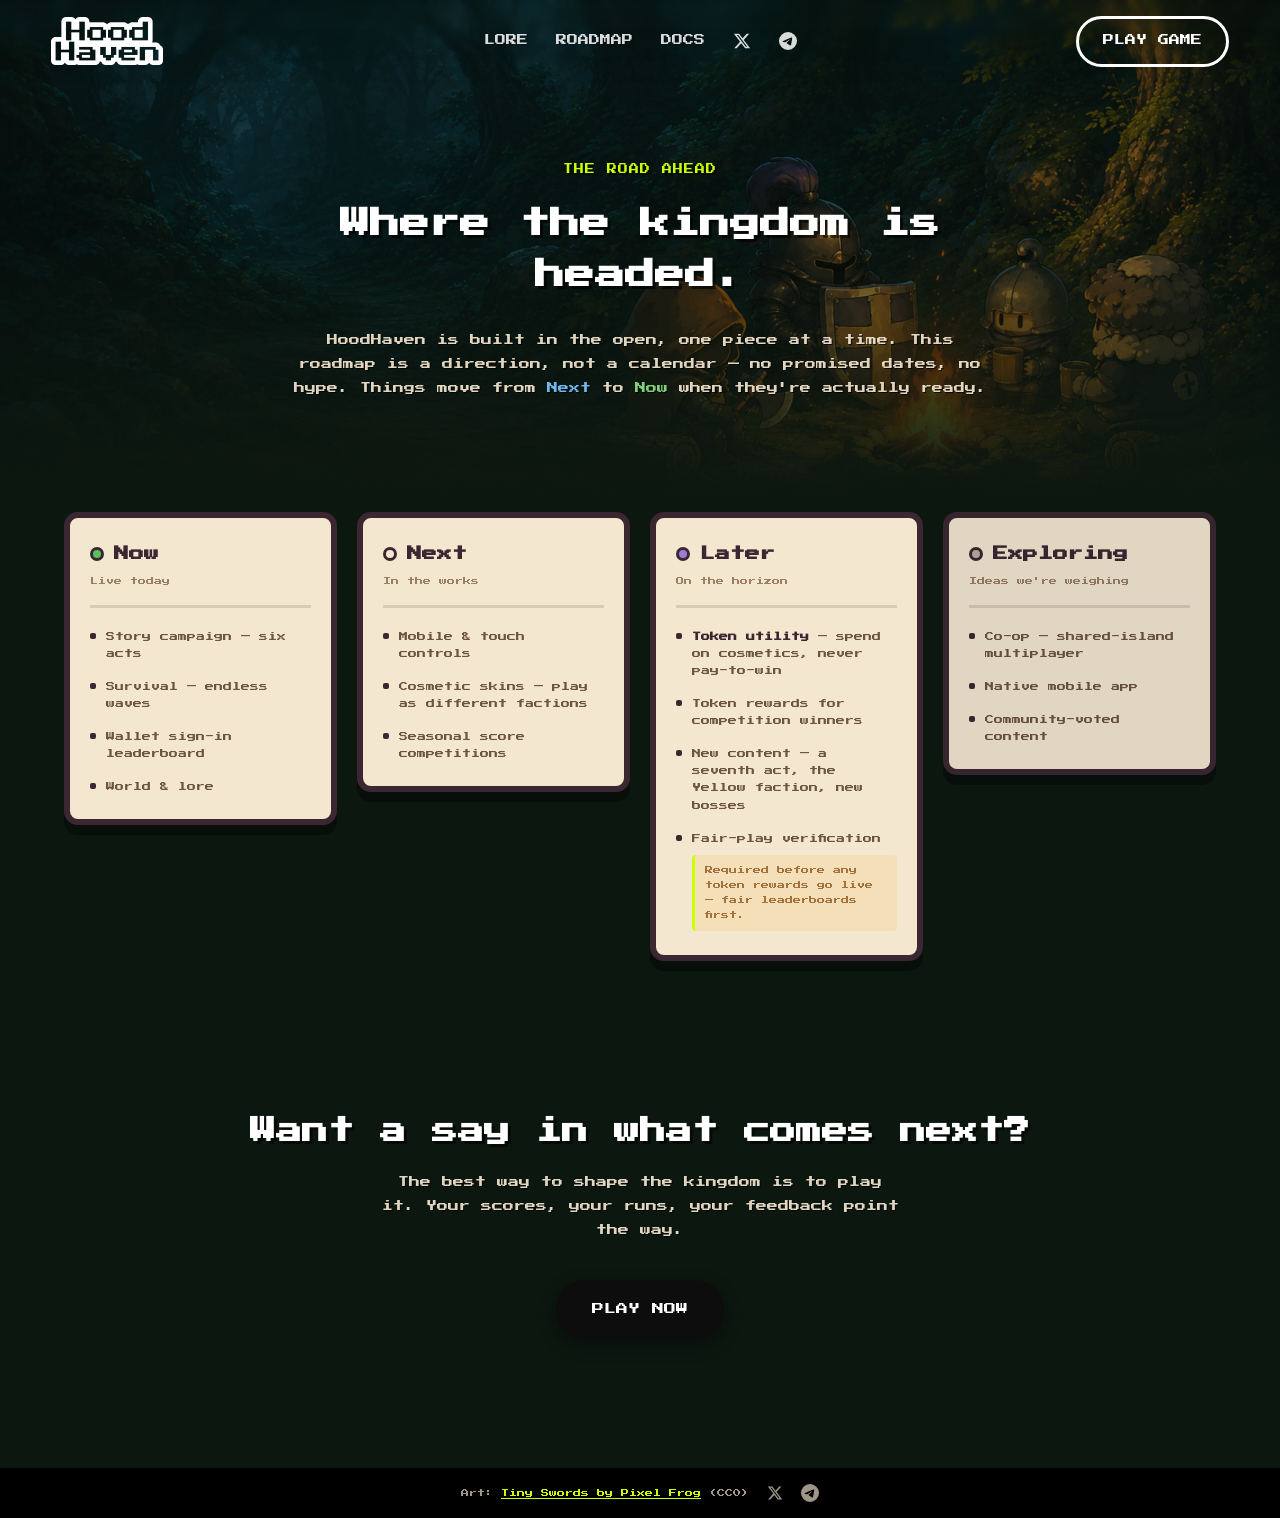
<file: game/roadmap.html>
<!DOCTYPE html>
<html lang="en">
<head>
  <meta charset="UTF-8" />
  <meta name="viewport" content="width=device-width, initial-scale=1.0" />
  <link rel="icon" type="image/png" href="/favicon.png" />
  <title>Roadmap — HoodHaven</title>
  <meta name="description" content="Where HoodHaven is headed — now, next, and on the horizon." />
  <link rel="preconnect" href="https://fonts.googleapis.com" />
  <link href="https://fonts.googleapis.com/css2?family=Press+Start+2P&display=swap" rel="stylesheet" />
  <link rel="stylesheet" href="landing.css" />
</head>
<body>
  <nav class="nav">
    <a href="/" class="nav-logo">
      <img src="assets/landing/logo_white.png" alt="HoodHaven" />
    </a>
    <div class="nav-links">
      <a class="nav-link" href="/lore">LORE</a>
      <a class="nav-link" href="/roadmap">ROADMAP</a>
      <a class="nav-link" href="/docs">DOCS</a>
      <a class="nav-social" href="https://x.com/fablekingdom_" target="_blank" rel="noopener" aria-label="Follow on X"><svg viewBox="0 0 24 24" fill="currentColor" aria-hidden="true"><path d="M18.244 2.25h3.308l-7.227 8.26 8.502 11.24H16.17l-5.214-6.817L4.99 21.75H1.68l7.73-8.835L1.254 2.25H8.08l4.713 6.231zm-1.161 17.52h1.833L7.084 4.126H5.117z"/></svg></a>
      <a class="nav-social" href="https://t.me/fable_kingdom" target="_blank" rel="noopener" aria-label="Join on Telegram"><svg viewBox="0 0 24 24" fill="currentColor" aria-hidden="true"><path d="M11.944 0A12 12 0 0 0 0 12a12 12 0 0 0 12 12 12 12 0 0 0 12-12A12 12 0 0 0 12 0a12 12 0 0 0-.056 0zm4.962 7.224c.1-.002.321.023.465.14a.506.506 0 0 1 .171.325c.016.093.036.306.02.472-.18 1.898-.962 6.502-1.36 8.627-.168.9-.499 1.201-.82 1.23-.696.065-1.225-.46-1.9-.902-1.056-.693-1.653-1.124-2.678-1.8-1.185-.78-.417-1.21.258-1.91.177-.184 3.247-2.977 3.307-3.23.007-.032.014-.15-.056-.212s-.174-.041-.249-.024c-.106.024-1.793 1.14-5.061 3.345-.48.33-.913.49-1.302.48-.428-.008-1.252-.241-1.865-.44-.752-.245-1.349-.374-1.297-.789.027-.216.325-.437.893-.663 3.498-1.524 5.83-2.529 6.998-3.014 3.332-1.386 4.025-1.627 4.476-1.635z"/></svg></a>
    </div>
    <a class="btn-outline" href="/play">PLAY GAME</a>
  </nav>

  <header class="roadmap-hero">
    <div class="roadmap-hero-content">
      <p class="eyebrow">THE ROAD AHEAD</p>
      <h1>Where the kingdom is headed.</h1>
      <p class="roadmap-intro">
        HoodHaven is built in the open, one piece at a time. This roadmap is
        a direction, not a calendar — no promised dates, no hype. Things move from
        <span class="hl-next">Next</span> to <span class="hl-now">Now</span> when
        they're actually ready.
      </p>
    </div>
  </header>

  <main>
    <section class="roadmap-board">
      <div class="board-grid">

        <!-- NOW -->
        <article class="phase phase-now">
          <header class="phase-head">
            <span class="phase-dot"></span>
            <h2>Now</h2>
            <p class="phase-sub">Live today</p>
          </header>
          <ul class="phase-items">
            <li>Story campaign — six acts</li>
            <li>Survival — endless waves</li>
            <li>Wallet sign-in leaderboard</li>
            <li>World &amp; lore</li>
          </ul>
        </article>

        <!-- NEXT -->
        <article class="phase phase-next">
          <header class="phase-head">
            <span class="phase-dot"></span>
            <h2>Next</h2>
            <p class="phase-sub">In the works</p>
          </header>
          <ul class="phase-items">
            <li>Mobile &amp; touch controls</li>
            <li>Cosmetic skins — play as different factions</li>
            <li>Seasonal score competitions</li>
          </ul>
        </article>

        <!-- LATER -->
        <article class="phase phase-later">
          <header class="phase-head">
            <span class="phase-dot"></span>
            <h2>Later</h2>
            <p class="phase-sub">On the horizon</p>
          </header>
          <ul class="phase-items">
            <li><strong>Token utility</strong> — spend on cosmetics, never pay-to-win</li>
            <li>Token rewards for competition winners</li>
            <li>New content — a seventh act, the Yellow faction, new bosses</li>
            <li>
              Fair-play verification
              <span class="phase-note">Required before any token rewards go live — fair leaderboards first.</span>
            </li>
          </ul>
        </article>

        <!-- EXPLORING -->
        <article class="phase phase-exploring">
          <header class="phase-head">
            <span class="phase-dot"></span>
            <h2>Exploring</h2>
            <p class="phase-sub">Ideas we're weighing</p>
          </header>
          <ul class="phase-items">
            <li>Co-op — shared-island multiplayer</li>
            <li>Native mobile app</li>
            <li>Community-voted content</li>
          </ul>
        </article>

      </div>
    </section>

    <section class="roadmap-cta">
      <div class="section-inner">
        <h2>Want a say in what comes next?</h2>
        <p class="roadmap-intro">The best way to shape the kingdom is to play it. Your scores, your runs, your feedback point the way.</p>
        <a class="btn-pill btn-big" href="/play">PLAY NOW</a>
      </div>
    </section>
  </main>

  <footer class="footer">
    <p>Art: <a href="https://pixelfrog-assets.itch.io/tiny-swords" target="_blank" rel="noopener">Tiny Swords by Pixel Frog</a> (CC0)</p>
    <a class="x-link" href="https://x.com/fablekingdom_" target="_blank" rel="noopener" aria-label="Follow on X"><svg viewBox="0 0 24 24" width="16" height="16" fill="currentColor" aria-hidden="true"><path d="M18.244 2.25h3.308l-7.227 8.26 8.502 11.24H16.17l-5.214-6.817L4.99 21.75H1.68l7.73-8.835L1.254 2.25H8.08l4.713 6.231zm-1.161 17.52h1.833L7.084 4.126H5.117z"/></svg></a>
    <a class="tg-link" href="https://t.me/fable_kingdom" target="_blank" rel="noopener" aria-label="Join on Telegram"><svg viewBox="0 0 24 24" width="18" height="18" fill="currentColor" aria-hidden="true"><path d="M11.944 0A12 12 0 0 0 0 12a12 12 0 0 0 12 12 12 12 0 0 0 12-12A12 12 0 0 0 12 0a12 12 0 0 0-.056 0zm4.962 7.224c.1-.002.321.023.465.14a.506.506 0 0 1 .171.325c.016.093.036.306.02.472-.18 1.898-.962 6.502-1.36 8.627-.168.9-.499 1.201-.82 1.23-.696.065-1.225-.46-1.9-.902-1.056-.693-1.653-1.124-2.678-1.8-1.185-.78-.417-1.21.258-1.91.177-.184 3.247-2.977 3.307-3.23.007-.032.014-.15-.056-.212s-.174-.041-.249-.024c-.106.024-1.793 1.14-5.061 3.345-.48.33-.913.49-1.302.48-.428-.008-1.252-.241-1.865-.44-.752-.245-1.349-.374-1.297-.789.027-.216.325-.437.893-.663 3.498-1.524 5.83-2.529 6.998-3.014 3.332-1.386 4.025-1.627 4.476-1.635z"/></svg></a>
  </footer>
</body>
</html>
</file>
<file: game/landing.css>
/* Landing page — full-bleed art sections with smooth dark transitions,
   fixed glass nav, black pill CTAs, Press Start 2P throughout */

:root {
  --cream: #f4e7d0;
  --wood: #3a2731;
  --ink: #0d0d0d;
  --gold: #CCFF00;
  --fade: #0c1710;          /* shared dark tone where sections blend */
  --radius: 14px;
  --font-pixel: 'Press Start 2P', 'Courier New', monospace;
}

* { margin: 0; padding: 0; box-sizing: border-box; }

html { scroll-behavior: smooth; }

body {
  background: var(--fade);
  color: var(--cream);
  font-family: var(--font-pixel);
  line-height: 1.9;
  -webkit-font-smoothing: antialiased;
}

img { display: block; max-width: 100%; }

/* ---------- Shared ---------- */

.eyebrow {
  font-size: 10px;
  letter-spacing: 1px;
  color: var(--gold);
  text-shadow: 2px 2px 0 rgba(0, 0, 0, 0.55);
  margin-bottom: 20px;
}

h2 {
  font-size: clamp(16px, 2.4vw, 26px);
  line-height: 1.6;
  color: #fff;
  text-shadow: 3px 3px 0 rgba(0, 0, 0, 0.55);
  margin-bottom: 26px;
}

.btn-pill {
  display: inline-flex;
  align-items: center;
  justify-content: center;
  font-family: var(--font-pixel);
  font-size: 12px;
  color: #fff;
  text-decoration: none;
  background: var(--ink);
  border: none;
  border-radius: 999px;
  padding: 18px 36px;
  box-shadow: 0 6px 18px rgba(0, 0, 0, 0.4);
  transition: transform 0.12s ease, box-shadow 0.12s ease;
}

.btn-pill:hover {
  transform: translateY(-2px);
  box-shadow: 0 10px 22px rgba(0, 0, 0, 0.45);
}

.btn-pill:active { transform: translateY(1px); }

/* Full-bleed sections share this base; gradients blend them into --fade
   at the top and bottom so one flows smoothly into the next */
.features,
.story,
.hero-full {
  position: relative;
  background-position: center;
  background-size: cover;
  isolation: isolate;
}

.features::before,
.story::before {
  content: '';
  position: absolute;
  inset: 0 0 auto 0;
  height: 220px;
  background: linear-gradient(to bottom, var(--fade), transparent);
  pointer-events: none;
}

.hero-full::after,
.features::after {
  content: '';
  position: absolute;
  inset: auto 0 0 0;
  height: 220px;
  background: linear-gradient(to top, var(--fade), transparent);
  pointer-events: none;
}

/* Sections 2 & 3 match the hero's full-viewport height */
.features,
.story {
  min-height: 100vh;
  display: flex;
  align-items: center;
  justify-content: center;
}

.section-inner {
  position: relative;
  z-index: 1;
  max-width: 1140px;
  margin: 0 auto;
  padding: 110px 24px;
  text-align: center;
}

/* ---------- Fixed glass nav ---------- */

.nav {
  position: fixed;
  inset: 0 0 auto 0;
  z-index: 50;
  display: grid;
  grid-template-columns: 1fr auto 1fr;
  align-items: center;
  padding: 16px clamp(24px, 4vw, 56px);
}

.nav-logo { justify-self: start; }
.nav > .btn-outline { justify-self: end; }

/* Progressive blur: strongest at the top edge, fading to none at the
   nav's bottom. Two masked backdrop layers approximate the gradient. */
.nav::before,
.nav::after {
  content: '';
  position: absolute;
  inset: 0;
  z-index: -1;
  pointer-events: none;
}

.nav::before {
  backdrop-filter: blur(6px);
  -webkit-backdrop-filter: blur(6px);
  mask-image: linear-gradient(to bottom, black 0%, transparent 75%);
  -webkit-mask-image: linear-gradient(to bottom, black 0%, transparent 75%);
}

.nav::after {
  backdrop-filter: blur(2px);
  -webkit-backdrop-filter: blur(2px);
  mask-image: linear-gradient(to bottom, black 35%, transparent 100%);
  -webkit-mask-image: linear-gradient(to bottom, black 35%, transparent 100%);
}

.nav-logo img { height: 48px; }

.btn-outline {
  font-family: var(--font-pixel);
  font-size: 11px;
  color: #fff;
  text-decoration: none;
  border: 3px solid #fff;
  border-radius: 999px;
  padding: 12px 24px;
  transition: background 0.12s, color 0.12s;
}

.btn-outline:hover {
  background: #fff;
  color: var(--ink);
}

.nav-links {
  display: flex;
  align-items: center;
  justify-self: center;
  gap: 28px;
}

.nav-link {
  font-family: var(--font-pixel);
  font-size: 11px;
  color: #fff;
  text-decoration: none;
  text-shadow: 1px 1px 0 rgba(0, 0, 0, 0.4);
  opacity: 0.85;
  transition: opacity 0.12s;
}

.nav-link:hover { opacity: 1; }

.nav-social {
  display: inline-flex;
  align-items: center;
  color: #fff;
  opacity: 0.85;
  text-shadow: 1px 1px 0 rgba(0, 0, 0, 0.4);
  transition: opacity 0.12s;
}

.nav-social:hover { opacity: 1; }

.nav-social svg {
  width: 18px;
  height: 18px;
}

/* ---------- Hero ---------- */

.hero-full {
  min-height: 100vh;
  background-image: url('assets/landing/hero.png');
  display: flex;
  flex-direction: column;
}

.hero-center {
  flex: 1;
  display: flex;
  flex-direction: column;
  align-items: center;
  justify-content: center;
  text-align: center;
  padding: 90px 24px 10vh;
  position: relative;
  z-index: 1;
}

.hero-logo {
  width: clamp(300px, 36vw, 520px);
  filter: drop-shadow(0 12px 24px rgba(0, 0, 0, 0.25));
  margin-bottom: 28px;
}

.hero-tagline {
  font-size: clamp(10px, 1.3vw, 13px);
  color: #fff;
  text-shadow: 2px 2px 0 rgba(20, 40, 24, 0.75);
  margin-bottom: 36px;
}

/* ---------- Features ---------- */

.features {
  background-image: url('assets/landing/forest.png');
}

.card-grid {
  display: grid;
  grid-template-columns: repeat(3, 1fr);
  gap: 24px;
  margin-top: 44px;
  text-align: left;
}

.card {
  background: var(--cream);
  border: 6px solid var(--wood);
  border-radius: var(--radius);
  box-shadow: 0 10px 0 rgba(0, 0, 0, 0.35);
  padding: 28px 24px;
}

.card h3 {
  font-size: 12px;
  line-height: 1.7;
  color: var(--wood);
  margin-bottom: 14px;
}

.card p {
  font-size: 9px;
  line-height: 2;
  color: #6d5440;
}

/* ---------- Story ---------- */

.story {
  background-image: url('assets/landing/camp.png');
}

.story-inner {
  max-width: 720px;
}

.story-copy {
  font-size: 10px;
  line-height: 2.2;
  color: rgba(244, 231, 208, 0.92);
  text-shadow: 1px 1px 0 rgba(0, 0, 0, 0.7);
  margin-bottom: 40px;
}

.story-copy em {
  font-style: normal;
  color: var(--gold);
}

/* ---------- Footer ---------- */

.footer {
  background: #000;
  padding: 16px 24px;
  display: flex;
  align-items: center;
  justify-content: center;
  gap: 18px;
  font-size: 8px;
  color: rgba(244, 231, 208, 0.65);
}

.footer a { color: var(--gold); }

.footer .x-link,
.footer .tg-link {
  display: inline-flex;
  color: rgba(244, 231, 208, 0.65);
  transition: color 0.12s;
}

.footer .x-link:hover,
.footer .tg-link:hover { color: #fff; }

/* ---------- Lore page ---------- */

.lore-hero {
  position: relative;
  min-height: 100vh;
  background: url('assets/landing/hero.png') center / cover no-repeat;
  display: flex;
  align-items: center;
  justify-content: center;
  isolation: isolate;
}

.lore-hero::before {
  content: '';
  position: absolute;
  inset: 0;
  background: linear-gradient(to bottom, rgba(12, 23, 16, 0.55) 0%, rgba(12, 23, 16, 0.35) 40%, var(--fade) 100%);
  z-index: 0;
  pointer-events: none;
}

.lore-hero-content {
  position: relative;
  z-index: 1;
  max-width: 760px;
  padding: 130px 24px 60px;
  text-align: center;
}

.lore-hero h1 {
  font-family: var(--font-pixel);
  font-size: clamp(16px, 2.6vw, 28px);
  line-height: 1.7;
  color: #fff;
  text-shadow: 3px 3px 0 rgba(0, 0, 0, 0.6);
  margin-bottom: 32px;
}

.lore-intro {
  font-size: 11px;
  line-height: 2.2;
  color: rgba(244, 231, 208, 0.92);
  text-shadow: 1px 1px 0 rgba(0, 0, 0, 0.7);
  margin-bottom: 18px;
}

.lore-intro-soft {
  font-size: 10px;
  color: var(--gold);
  letter-spacing: 1px;
}

.lore-lands,
.lore-factions,
.lore-people,
.lore-cta {
  background: var(--fade);
  position: relative;
  isolation: isolate;
}

.lore-factions {
  background: url('assets/landing/forest.png') center / cover no-repeat var(--fade);
}

.lore-factions::before {
  content: '';
  position: absolute;
  inset: 0;
  background: linear-gradient(to bottom, var(--fade) 0%, rgba(12, 23, 16, 0.78) 30%, rgba(12, 23, 16, 0.78) 70%, var(--fade) 100%);
  z-index: 0;
  pointer-events: none;
}

.lore-factions .section-inner { z-index: 1; }

/* The Lands — single column, narrative entries */
.land-list {
  display: flex;
  flex-direction: column;
  gap: 18px;
  max-width: 720px;
  margin: 44px auto 0;
  text-align: left;
}

.land {
  background: var(--cream);
  border: 6px solid var(--wood);
  border-radius: var(--radius);
  box-shadow: 0 8px 0 rgba(0, 0, 0, 0.35);
  padding: 22px 28px;
}

.land h3 {
  font-family: var(--font-pixel);
  font-size: 13px;
  color: var(--wood);
  margin-bottom: 12px;
}

.land p {
  font-size: 10px;
  line-height: 2;
  color: var(--ink-soft, #6d5440);
}

/* Factions — pixel sprite + text card. 6-col grid lets us center the bottom row of 2 cards under the row of 3. */
.faction-grid {
  display: grid;
  grid-template-columns: repeat(6, 1fr);
  gap: 22px;
  margin: 44px auto 0;
  max-width: 1000px;
  text-align: left;
}

.faction-card { grid-column: span 2; }
.faction-card:nth-child(4) { grid-column: 2 / span 2; }
.faction-card:nth-child(5) { grid-column: 4 / span 2; }

.faction-card {
  background: var(--cream);
  border: 6px solid var(--wood);
  border-radius: var(--radius);
  box-shadow: 0 10px 0 rgba(0, 0, 0, 0.35);
  padding: 26px 22px;
  display: flex;
  flex-direction: column;
  align-items: center;
  text-align: center;
}

/* Show the first 192x192 frame natively — sprite sheets stored as <img> use object-fit */
.faction-img {
  width: 144px;
  height: 144px;
  object-fit: contain;
  image-rendering: pixelated;
  margin-bottom: 6px;
}

.faction-card h3 {
  font-family: var(--font-pixel);
  font-size: 12px;
  color: var(--wood);
  margin: 4px 0 14px;
  line-height: 1.7;
}

.faction-card p {
  font-size: 9px;
  line-height: 2;
  color: var(--ink-soft, #6d5440);
}

.faction-card.faction-red    { box-shadow: 0 10px 0 rgba(120, 30, 30, 0.45); }
.faction-card.faction-purple { box-shadow: 0 10px 0 rgba(60, 30, 110, 0.45); }
.faction-card.faction-black  { box-shadow: 0 10px 0 rgba(20, 20, 30, 0.55); }
.faction-card.faction-goblin { box-shadow: 0 10px 0 rgba(80, 60, 30, 0.45); }

/* The People — avatar-led cards */
.people-grid {
  display: grid;
  grid-template-columns: repeat(auto-fit, minmax(240px, 1fr));
  gap: 22px;
  margin-top: 44px;
  text-align: left;
}

.person-card {
  background: var(--cream);
  border: 6px solid var(--wood);
  border-radius: var(--radius);
  box-shadow: 0 10px 0 rgba(0, 0, 0, 0.35);
  padding: 24px 22px 26px;
  text-align: center;
}

.person-avatar {
  width: 128px;
  height: 128px;
  image-rendering: pixelated;
  margin: 0 auto 14px;
  filter: drop-shadow(0 6px 0 rgba(0, 0, 0, 0.25));
}

.person-card h3 {
  font-family: var(--font-pixel);
  font-size: 12px;
  color: var(--wood);
  margin-bottom: 8px;
}

.person-tag {
  font-family: var(--font-pixel);
  font-size: 8px;
  color: var(--gold);
  text-shadow: 1px 1px 0 rgba(0, 0, 0, 0.2);
  margin-bottom: 14px;
}

.person-card p:not(.person-tag) {
  font-size: 9px;
  line-height: 2;
  color: var(--ink-soft, #6d5440);
  text-align: left;
}

/* Final CTA */
.lore-cta {
  text-align: center;
}

.lore-cta .section-inner {
  padding: 130px 24px;
}

.lore-cta h2 {
  margin-bottom: 18px;
}

.lore-cta .lore-intro {
  max-width: 520px;
  margin: 0 auto 36px;
}

/* ---------- Roadmap page ---------- */

.roadmap-hero {
  position: relative;
  background: url('assets/landing/camp.png') center / cover no-repeat var(--fade);
  isolation: isolate;
}

.roadmap-hero::before {
  content: '';
  position: absolute;
  inset: 0;
  background: linear-gradient(to bottom, rgba(12, 23, 16, 0.6) 0%, rgba(12, 23, 16, 0.45) 45%, var(--fade) 100%);
  z-index: 0;
  pointer-events: none;
}

.roadmap-hero-content {
  position: relative;
  z-index: 1;
  max-width: 760px;
  margin: 0 auto;
  padding: 160px 24px 90px;
  text-align: center;
}

.roadmap-hero h1 {
  font-family: var(--font-pixel);
  font-size: clamp(18px, 3vw, 30px);
  line-height: 1.7;
  color: #fff;
  text-shadow: 3px 3px 0 rgba(0, 0, 0, 0.6);
  margin-bottom: 28px;
}

.roadmap-intro {
  font-size: 11px;
  line-height: 2.2;
  color: rgba(244, 231, 208, 0.92);
  text-shadow: 1px 1px 0 rgba(0, 0, 0, 0.7);
}

.hl-now  { color: #7fd17f; }
.hl-next { color: #6fb7ec; }

.roadmap-board {
  background: var(--fade);
  padding: 20px 0 40px;
}

.board-grid {
  display: grid;
  grid-template-columns: repeat(4, 1fr);
  gap: 20px;
  max-width: 1200px;
  margin: 0 auto;
  padding: 0 24px;
  align-items: start;
}

.phase {
  background: var(--cream);
  border: 6px solid var(--wood);
  border-radius: var(--radius);
  box-shadow: 0 10px 0 rgba(0, 0, 0, 0.35);
  padding: 24px 20px;
}

.phase-head {
  display: flex;
  align-items: center;
  flex-wrap: wrap;
  gap: 8px 10px;
  margin-bottom: 20px;
  padding-bottom: 16px;
  border-bottom: 3px solid rgba(58, 39, 49, 0.15);
}

.phase-dot {
  width: 14px;
  height: 14px;
  border-radius: 50%;
  border: 3px solid var(--wood);
  flex-shrink: 0;
}

.phase-head h2 {
  font-family: var(--font-pixel);
  font-size: 15px;
  color: var(--wood);
  text-shadow: none;
  margin: 0;
}

.phase-sub {
  width: 100%;
  font-family: var(--font-pixel);
  font-size: 8px;
  color: #9b7e63;
}

.phase-items {
  list-style: none;
  display: flex;
  flex-direction: column;
  gap: 16px;
}

.phase-items li {
  font-family: var(--font-pixel);
  font-size: 9px;
  line-height: 1.9;
  color: var(--ink-soft, #6d5440);
  padding-left: 16px;
  position: relative;
}

.phase-items li::before {
  content: '';
  position: absolute;
  left: 0;
  top: 5px;
  width: 6px;
  height: 6px;
  border-radius: 2px;
  background: var(--wood);
}

.phase-items li strong { color: var(--wood); }

.phase-note {
  display: block;
  margin-top: 8px;
  font-size: 8px;
  line-height: 1.9;
  color: #a3733b;
  padding: 8px 10px;
  background: rgba(243, 179, 64, 0.16);
  border-left: 3px solid var(--gold);
  border-radius: 4px;
}

/* Phase accent colors */
.phase-now  .phase-dot { background: #5bbf5b; }
.phase-next .phase-dot { background: var(--blue); }
.phase-later .phase-dot { background: #a07bd6; }
.phase-exploring .phase-dot { background: #b8ad9c; }

.phase-exploring { opacity: 0.92; }

.roadmap-cta {
  background: var(--fade);
  text-align: center;
}

.roadmap-cta .section-inner {
  padding: 110px 24px 130px;
}

.roadmap-cta h2 { margin-bottom: 18px; }

.roadmap-cta .roadmap-intro {
  max-width: 520px;
  margin: 0 auto 36px;
}

/* ---------- Responsive ---------- */

@media (max-width: 1040px) {
  .board-grid { grid-template-columns: repeat(2, 1fr); }
}

@media (max-width: 860px) {
  .card-grid { grid-template-columns: 1fr; }
  .section-inner { padding: 110px 24px; }
  .nav-logo img { height: 38px; }
  .nav-links { gap: 18px; }
  .faction-grid { grid-template-columns: 1fr; }
  .people-grid { grid-template-columns: 1fr; }
}

@media (max-width: 560px) {
  .board-grid { grid-template-columns: 1fr; }
}
</file>
<file: game/docs.css>
/* HoodHaven docs — GitBook-style: fixed sidebar nav, light reading
   theme, clean sans body. Intentionally different from the landing pages
   (its own stylesheet); only the brand logo keeps the pixel font. */

:root {
  --bg: #ffffff;
  --bg-side: #fbfaf8;
  --text: #1f2328;
  --text-soft: #57606a;
  --border: #e7e2d9;
  --brand: #CCFF00;          /* warm wood-brown links/accents */
  --brand-soft: #F9FFE3;
  --gold: #CCFF00;
  --robin: #667C0F;
  --font-pixel: 'Press Start 2P', 'Courier New', monospace;
  --font-body: -apple-system, BlinkMacSystemFont, 'Segoe UI', Roboto,
    'Helvetica Neue', Arial, sans-serif;
  --side-w: 280px;
}

* { margin: 0; padding: 0; box-sizing: border-box; }

html { scroll-behavior: smooth; scroll-padding-top: 24px; }

body {
  background: var(--bg);
  color: var(--text);
  font-family: var(--font-body);
  font-size: 16px;
  line-height: 1.75;
}

a { color: var(--robin); text-decoration: none; }
a:hover { text-decoration: underline; }

/* ---------- Sidebar ---------- */

.side {
  position: fixed;
  inset: 0 auto 0 0;
  width: var(--side-w);
  background: var(--bg-side);
  border-right: 1px solid var(--border);
  padding: 28px 18px 24px;
  overflow-y: auto;
  display: flex;
  flex-direction: column;
  gap: 22px;
}

.side-brand {
  display: flex;
  align-items: center;
  gap: 10px;
  color: var(--text);
}

.side-brand img { height: 34px; display: block; }

.side-brand span {
  font-family: var(--font-pixel);
  font-size: 10px;
  line-height: 1.5;
}

.side-label {
  font-size: 11px;
  font-weight: 700;
  letter-spacing: 0.08em;
  text-transform: uppercase;
  color: var(--text-soft);
  padding: 0 10px;
  margin-bottom: 6px;
}

.side-nav { display: flex; flex-direction: column; gap: 2px; }

.side-nav a {
  display: block;
  padding: 7px 10px;
  border-radius: 8px;
  font-size: 14px;
  color: var(--text-soft);
}

.side-nav a:hover {
  background: rgba(0, 0, 0, 0.04);
  color: var(--text);
  text-decoration: none;
}

.side-nav a.active {
  background: var(--brand);
  color: var(--text);
  font-weight: 600;
}

.side-foot {
  margin-top: auto;
  display: flex;
  flex-direction: column;
  gap: 8px;
  border-top: 1px solid var(--border);
  padding-top: 18px;
}

.side-foot a { font-size: 13px; color: var(--text-soft); padding: 0 10px; }
.side-foot a:hover { color: var(--brand); }

.side-play {
  display: block;
  text-align: center;
  font-family: var(--font-pixel);
  font-size: 11px;
  color: #fff !important;
  background: #1f2328;
  border-radius: 10px;
  padding: 13px 10px;
  margin: 4px 6px 0;
}

.side-play:hover { background: #3a2731; text-decoration: none !important; }

/* ---------- Content ---------- */

.doc {
  margin-left: var(--side-w);
  padding: 56px 48px 96px;
  max-width: calc(var(--side-w) + 800px);
}

.doc-inner { max-width: 720px; margin: 0 auto; }

.doc-eyebrow {
  font-size: 12px;
  font-weight: 700;
  letter-spacing: 0.08em;
  text-transform: uppercase;
  color: var(--robin);
  margin-bottom: 10px;
}

.doc h1 {
  font-size: 34px;
  line-height: 1.25;
  letter-spacing: -0.02em;
  margin-bottom: 14px;
}

.doc-lead { font-size: 17px; color: var(--text-soft); }

.doc section {
  margin-top: 52px;
  padding-top: 8px;
}

.doc h2 {
  font-size: 23px;
  line-height: 1.3;
  letter-spacing: -0.01em;
  padding-bottom: 10px;
  border-bottom: 1px solid var(--border);
  margin-bottom: 18px;
}

.doc h3 { font-size: 17px; margin: 26px 0 8px; }

.doc p + p { margin-top: 12px; }

.doc ul { padding-left: 22px; margin: 12px 0; }
.doc li { margin: 6px 0; }
.doc li::marker { color: var(--gold); }

.doc strong { font-weight: 650; }

/* Keycaps */
kbd {
  display: inline-block;
  font-family: ui-monospace, 'SFMono-Regular', Consolas, monospace;
  font-size: 12.5px;
  line-height: 1;
  color: var(--text);
  background: #f6f8fa;
  border: 1px solid var(--border);
  border-bottom-width: 3px;
  border-radius: 6px;
  padding: 4px 7px;
  margin: 0 1px;
  white-space: nowrap;
}

/* Tables (costs, prices) */
table {
  width: 100%;
  border-collapse: collapse;
  margin: 14px 0;
  font-size: 14.5px;
}

th, td {
  text-align: left;
  padding: 9px 12px;
  border: 1px solid var(--border);
}

th {
  background: var(--bg-side);
  font-weight: 650;
  font-size: 13px;
  letter-spacing: 0.02em;
}

/* GitBook-style callouts */
.hint {
  display: flex;
  gap: 12px;
  margin: 18px 0;
  padding: 14px 16px;
  border: 1px solid var(--border);
  border-left: 4px solid var(--gold);
  border-radius: 8px;
  background: var(--brand-soft);
  font-size: 14.5px;
}

.hint.warn { border-left-color: #CCFF00; background: #F9FFE3; }

.hint-icon { flex: none; font-size: 16px; line-height: 1.6; }

/* Prev/next-ish footer */
.doc-foot {
  margin-top: 64px;
  padding-top: 18px;
  border-top: 1px solid var(--border);
  font-size: 13.5px;
  color: var(--text-soft);
}

/* ---------- Responsive ---------- */

@media (max-width: 900px) {
  .side {
    position: static;
    width: auto;
    border-right: none;
    border-bottom: 1px solid var(--border);
  }
  .side-nav { flex-direction: row; flex-wrap: wrap; }
  .side-foot { margin-top: 6px; flex-direction: row; flex-wrap: wrap; align-items: center; }
  .side-play { margin: 0; padding: 10px 16px; }
  .doc { margin-left: 0; padding: 32px 20px 72px; max-width: none; }
}
</file>
